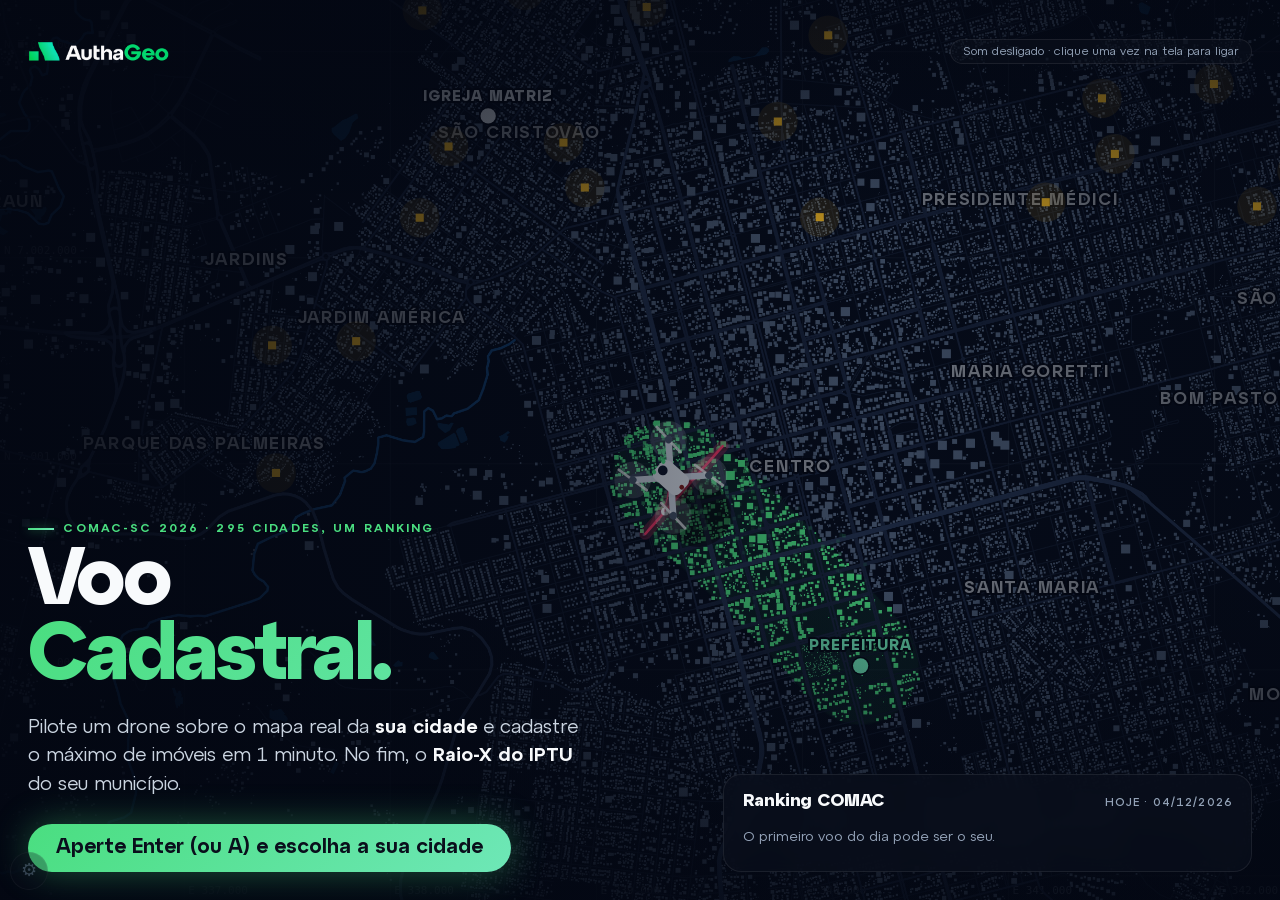
<file: index.html>
<!doctype html>
<html lang="pt-BR">
<head>
<meta charset="utf-8">
<meta name="viewport" content="width=device-width, initial-scale=1, viewport-fit=cover, user-scalable=no">
<meta name="theme-color" content="#030712">
<title>Voo Cadastral · Autha-Geo</title>
<link rel="icon" href="marca/icone-autha.png">
<link rel="stylesheet" href="estilo.css">
</head>
<body>
<canvas id="tela"></canvas>

<!-- 1. tela inicial (com voo de demonstração ao fundo) -->
<section class="tela ativa" id="tela-inicio">
  <div class="inicio-topo">
    <div class="marca"><img src="marca/authageo-branco.png" alt="Autha-Geo"></div>
    <div class="som-aviso" id="som-aviso">Som desligado · clique uma vez na tela para ligar</div>
  </div>
  <div class="inicio-meio">
    <div>
      <div class="sobre">COMAC-SC 2026 · 295 cidades, um ranking</div>
      <h1 class="titulo-jogo">Voo<span class="grad">Cadastral.</span></h1>
      <p class="sub-jogo">Pilote um drone sobre o mapa real da <b>sua cidade</b> e cadastre o máximo de imóveis em 1 minuto. No fim, o <b>Raio-X do IPTU</b> do seu município.</p>
      <div class="cta" id="cta-inicio">Aperte A para começar</div>
      <div class="premio" id="premio-inicio"></div>
    </div>
    <div class="ranking" id="ranking-inicio"></div>
  </div>
</section>

<!-- 2. escolher a cidade -->
<section class="tela vidro" id="tela-cidade">
  <div class="caixa">
    <div class="sobre">Passo 1 de 2</div>
    <h2>Qual é a sua cidade?</h2>
    <input class="busca" id="busca" placeholder="Digite o nome do município" autocomplete="off" spellcheck="false">
    <ul class="lista-cidades" id="lista-cidades"></ul>
    <div class="dica">Os 295 municípios de SC, com as edificações vistas por satélite.<span class="dica-teclado"> <span class="tecla">↑ ↓</span> escolhe · <span class="tecla">Enter</span> ou <span class="tecla">A</span> confirma · <span class="tecla">Esc</span> volta · só com o controle: <span class="tecla">← →</span> troca a letra</span></div>
  </div>
</section>

<!-- 3. HUD do voo -->
<div id="hud">
  <div class="hud-topo">
    <!-- na TV são 3 cartões; no celular viram um painel só (ver "HUD compacto" no estilo.css) -->
    <div class="hud-bloco hud-esq">
      <div id="hud-cidade">—</div>
      <div id="hud-bairro"></div>
      <div class="hud-rot rot-imoveis">imóveis cadastrados</div>
      <div class="hud-num verde" id="hud-imoveis">0</div>
      <div class="barra barra-pct"><i id="hud-pct-barra" style="width:0%"></i></div>
      <div class="hud-rot rot-pct"><span id="hud-pct">0%</span><span class="so-largo"> da área de voo</span></div>
    </div>
    <div class="hud-bloco bateria" id="hud-bateria">
      <div class="hud-rot rot-bateria">bateria</div>
      <div class="hud-num" id="hud-tempo">60</div>
      <div class="barra barra-bat"><i id="hud-bateria-barra"></i></div>
    </div>
    <div class="hud-bloco hud-dir">
      <div class="hud-rot rot-pontos">pontos</div>
      <div class="hud-num" id="hud-pontos">0</div>
      <div id="hud-combo">COMBO ×1</div>
      <div id="hud-bonus"></div>
    </div>
  </div>
  <div id="hud-msg"><div class="m1"></div><div class="m2"></div><div class="m3"></div></div>
  <div id="hud-ajuda"></div>
  <div id="abertura"><div class="a1">Voando sobre</div><div class="a2" id="abertura-cidade"></div><div class="a3" id="abertura-info"></div></div>
  <div id="contagem"></div>
  <div class="hud-baixo"><img class="hud-logo" src="marca/authageo-branco.png" alt="Autha-Geo"><div id="hud-coord"></div></div>
  <canvas id="minimapa" width="220" height="220"></canvas>
  <button id="btn-turbo">TURBO</button>
</div>
<div id="joy"><i></i></div>

<div id="pausa">
  <h2>Pausa</h2>
  <div class="botoes">
    <button class="btn btn-pri" data-acao="continuar">Continuar <span class="tecla">A</span></button>
    <button class="btn" data-acao="sair">Sair do voo <span class="tecla">B</span></button>
  </div>
</div>

<!-- 4. resultado -->
<section class="tela vidro" id="tela-fim">
  <div class="fim">
    <div class="marca peq"><img src="marca/authageo-branco.png" alt="Autha-Geo"></div>
    <div>
      <div class="sobre">Resultado do voo</div>
      <div class="estrelas" id="fim-estrelas"></div>
      <h1 id="fim-titulo">Belo voo!</h1>
      <p class="resumo" id="fim-resumo"></p>
      <p class="piada" id="fim-piada"></p>
      <div class="placar" id="fim-placar"></div>
    </div>
    <div class="cartao-iptu" id="fim-iptu"></div>
    <div class="botoes">
      <button class="btn btn-pri" data-acao="ficha">Receber o Raio-X no WhatsApp <span class="tecla">A</span></button>
      <button class="btn" data-acao="de-novo">Voar de novo <span class="tecla">Y</span></button>
      <button class="btn" data-acao="outra-cidade">Outra cidade <span class="tecla">X</span></button>
    </div>
  </div>
</section>

<!-- 5. ficha (ranking + relatório) -->
<section class="tela vidro" id="tela-ficha">
  <form class="ficha" id="ficha" autocomplete="off" onsubmit="return false">
    <div class="marca peq"><img src="marca/authageo-branco.png" alt="Autha-Geo"></div>
    <div class="filete"></div>
    <div class="sobre">Último passo · 30 segundos</div>
    <h2>Receba o Raio-X da sua cidade no WhatsApp</h2>
    <p class="sub" id="ficha-sub"></p>
    <p class="dica-contatos">Indique quem cuida do IPTU e das obras: o relatório chega pronto para eles também.</p>
    <div class="grade-ficha">
      <div class="campo" id="c-nome"><label>Seu nome (aparece no ranking) *</label><input id="f-nome" maxlength="40" placeholder="Nome e sobrenome"></div>
      <div class="campo" id="c-whats"><label>WhatsApp * <small>com DDD</small></label><input id="f-whats" inputmode="tel" placeholder="(49) 99999-9999"></div>
      <div class="cheia"><span class="grupo-titulo">Cargo</span><div class="chips" id="f-cargo"></div></div>
      <div class="bloco"><span class="grupo-titulo">Recebe também: setor de tributos</span>
        <div class="campo"><input id="f-trib-nome" placeholder="Nome"></div>
        <div class="campo"><input id="f-trib-whats" placeholder="WhatsApp" inputmode="tel"></div></div>
      <div class="bloco"><span class="grupo-titulo">Recebe também: engenharia e obras</span>
        <div class="campo"><input id="f-eng-nome" placeholder="Nome"></div>
        <div class="campo"><input id="f-eng-whats" placeholder="WhatsApp" inputmode="tel"></div></div>
      <div class="cheia"><span class="grupo-titulo">Quando podemos mostrar o diagnóstico do cadastro?</span><div class="chips" id="f-interesse"></div></div>
      <label class="consent" id="c-consent"><input type="checkbox" id="f-consent">
        <span>Autorizo a Autha-Geo a me enviar o relatório por WhatsApp e a falar sobre o cadastro da prefeitura comigo e com os contatos que indiquei. Os dados ficam só com a Autha-Geo; posso pedir a exclusão quando quiser. *</span></label>
    </div>
    <div id="ficha-erro"></div>
    <div class="botoes">
      <button class="btn btn-pri" data-acao="salvar-ficha">Receber o relatório e ver o ranking <span class="tecla">Enter</span></button>
      <button class="btn" data-acao="voltar-fim">Voltar <span class="tecla">Esc</span></button>
    </div>
  </form>
</section>

<!-- 6. ranking final -->
<section class="tela vidro" id="tela-ranking">
  <div class="final">
    <div class="marca"><img src="marca/authageo-branco.png" alt="Autha-Geo"></div>
    <h2 id="final-titulo">Você está no ranking!</h2>
    <p id="final-texto"></p>
    <div class="ranking" id="ranking-final"></div>
    <div class="botoes"><button class="btn btn-pri" data-acao="inicio">Próximo piloto <span class="tecla">A</span></button></div>
  </div>
</section>

<div id="carregando">Carregando o mapa…</div>

<!-- painel da equipe: ⚙ ou Ctrl+E -->
<button id="btn-equipe" title="Área da equipe: segure 1 segundo (ou Ctrl+E)">⚙</button>
<div id="equipe"><div class="equipe-caixa" id="equipe-caixa"></div></div>

<script src="dados/municipios.js"></script>
<script src="dados/iptu.js"></script>
<script src="jogo.js"></script>
</body>
</html>
</file>
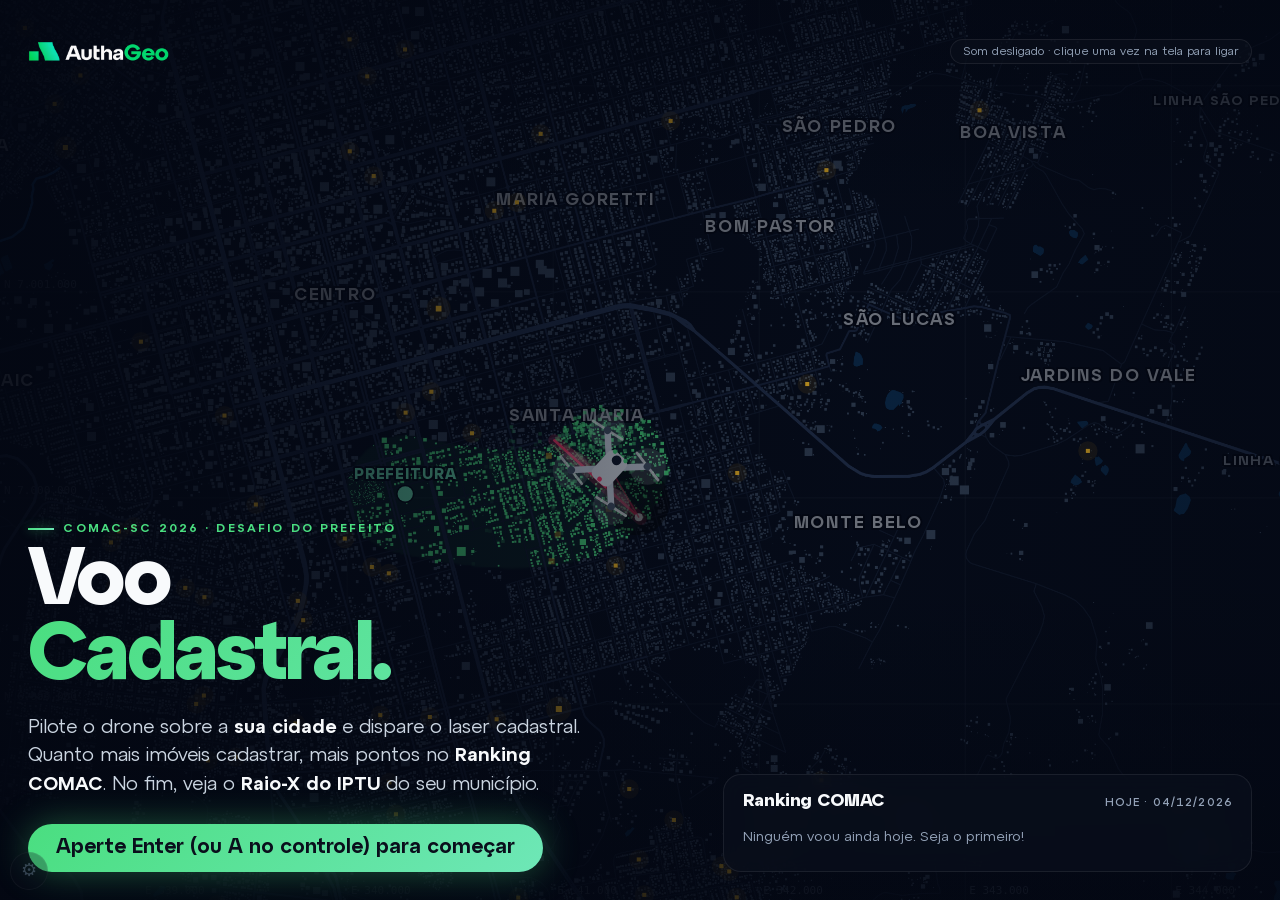
<file: v2/index.html>
<!doctype html>
<html lang="pt-BR">
<head>
<meta charset="utf-8">
<meta name="viewport" content="width=device-width, initial-scale=1, viewport-fit=cover, user-scalable=no">
<meta name="theme-color" content="#030712">
<title>Voo Cadastral · Autha-Geo</title>
<link rel="icon" href="marca/icone-autha.png">
<link rel="stylesheet" href="estilo.css">
</head>
<body>
<canvas id="tela"></canvas>

<!-- 1. tela inicial (com voo de demonstração ao fundo) -->
<section class="tela ativa" id="tela-inicio">
  <div class="inicio-topo">
    <div class="marca"><img src="marca/authageo-branco.png" alt="Autha-Geo"></div>
    <div class="som-aviso" id="som-aviso">Som desligado · clique uma vez na tela para ligar</div>
  </div>
  <div class="inicio-meio">
    <div>
      <div class="sobre">COMAC-SC 2026 · desafio do prefeito</div>
      <h1 class="titulo-jogo">Voo<span class="grad">Cadastral.</span></h1>
      <p class="sub-jogo">Pilote o drone sobre a <b>sua cidade</b> e dispare o laser cadastral. Quanto mais imóveis cadastrar, mais pontos no <b>Ranking COMAC</b>. No fim, veja o <b>Raio-X do IPTU</b> do seu município.</p>
      <div class="cta" id="cta-inicio">Aperte A para começar</div>
      <div class="premio" id="premio-inicio"></div>
    </div>
    <div class="ranking" id="ranking-inicio"></div>
  </div>
</section>

<!-- 2. escolher a cidade -->
<section class="tela vidro" id="tela-cidade">
  <div class="caixa">
    <div class="sobre">Passo 1 de 2</div>
    <h2>Qual é a sua cidade?</h2>
    <input class="busca" id="busca" placeholder="Digite o nome do município" autocomplete="off" spellcheck="false">
    <ul class="lista-cidades" id="lista-cidades"></ul>
    <div class="dica">Os 295 municípios de SC, com as edificações vistas por satélite.<span class="dica-teclado"> <span class="tecla">↑ ↓</span> escolhe · <span class="tecla">Enter</span> ou <span class="tecla">A</span> confirma · <span class="tecla">Esc</span> volta · só com o controle: <span class="tecla">← →</span> troca a letra</span></div>
  </div>
</section>

<!-- 3. HUD do voo -->
<div id="hud">
  <div class="hud-topo">
    <!-- na TV são 3 cartões; no celular viram um painel só (ver "HUD compacto" no estilo.css) -->
    <div class="hud-bloco hud-esq">
      <div id="hud-cidade">—</div>
      <div id="hud-bairro"></div>
      <div class="hud-rot rot-imoveis">imóveis cadastrados</div>
      <div class="hud-num verde" id="hud-imoveis">0</div>
      <div class="barra barra-pct"><i id="hud-pct-barra" style="width:0%"></i></div>
      <div class="hud-rot rot-pct"><span id="hud-pct">0%</span><span class="so-largo"> da área de voo</span></div>
    </div>
    <div class="hud-bloco bateria" id="hud-bateria">
      <div class="hud-rot rot-bateria">bateria</div>
      <div class="hud-num" id="hud-tempo">60</div>
      <div class="barra barra-bat"><i id="hud-bateria-barra"></i></div>
    </div>
    <div class="hud-bloco hud-dir">
      <div class="hud-rot rot-pontos">pontos</div>
      <div class="hud-num" id="hud-pontos">0</div>
      <div id="hud-combo">COMBO ×1</div>
      <div id="hud-bonus"></div>
    </div>
  </div>
  <div id="hud-msg"><div class="m1"></div><div class="m2"></div><div class="m3"></div></div>
  <div id="hud-ajuda"></div>
  <div id="abertura"><div class="a1">Voando sobre</div><div class="a2" id="abertura-cidade"></div><div class="a3" id="abertura-info"></div></div>
  <div id="contagem"></div>
  <div class="hud-baixo"><img class="hud-logo" src="marca/authageo-branco.png" alt="Autha-Geo"><div id="hud-coord"></div></div>
  <canvas id="minimapa" width="220" height="220"></canvas>
  <button id="btn-turbo">TURBO</button>
</div>
<div id="joy"><i></i></div>

<div id="pausa">
  <h2>Pausa</h2>
  <div class="botoes">
    <button class="btn btn-pri" data-acao="continuar">Continuar <span class="tecla">A</span></button>
    <button class="btn" data-acao="sair">Sair do voo <span class="tecla">B</span></button>
  </div>
</div>

<!-- 4. resultado -->
<section class="tela vidro" id="tela-fim">
  <div class="fim">
    <div class="marca peq"><img src="marca/authageo-branco.png" alt="Autha-Geo"></div>
    <div>
      <div class="sobre">Resultado do voo</div>
      <h1 id="fim-titulo">Missão cumprida!</h1>
      <p class="resumo" id="fim-resumo"></p>
      <p class="piada" id="fim-piada"></p>
      <div class="placar" id="fim-placar"></div>
    </div>
    <div class="cartao-iptu" id="fim-iptu"></div>
    <div class="botoes">
      <button class="btn btn-pri" data-acao="ficha">Receber o Raio-X no WhatsApp e entrar no ranking <span class="tecla">A</span></button>
      <button class="btn" data-acao="de-novo">Voar de novo <span class="tecla">Y</span></button>
      <button class="btn" data-acao="outra-cidade">Outra cidade <span class="tecla">X</span></button>
    </div>
  </div>
</section>

<!-- 5. ficha (ranking + relatório) -->
<section class="tela vidro" id="tela-ficha">
  <form class="ficha" id="ficha" autocomplete="off" onsubmit="return false">
    <div class="marca peq"><img src="marca/authageo-branco.png" alt="Autha-Geo"></div>
    <div class="filete"></div>
    <div class="sobre">Passo final</div>
    <h2>Ranking COMAC + relatório do IPTU</h2>
    <p class="sub" id="ficha-sub"></p>
    <p class="dica-contatos">Quem cuida do IPTU e das obras na prefeitura? Mandamos o Raio-X para eles também.</p>
    <div class="grade-ficha">
      <div class="campo" id="c-nome"><label>Nome (aparece no ranking) *</label><input id="f-nome" maxlength="40"></div>
      <div class="campo" id="c-whats"><label>WhatsApp * <small>com DDD</small></label><input id="f-whats" inputmode="tel" placeholder="(49) 99999-9999"></div>
      <div class="cheia"><span class="grupo-titulo">Cargo</span><div class="chips" id="f-cargo"></div></div>
      <div class="bloco"><span class="grupo-titulo">Contato do setor de tributos</span>
        <div class="campo"><input id="f-trib-nome" placeholder="Nome"></div>
        <div class="campo"><input id="f-trib-whats" placeholder="WhatsApp" inputmode="tel"></div></div>
      <div class="bloco"><span class="grupo-titulo">Contato do engenheiro</span>
        <div class="campo"><input id="f-eng-nome" placeholder="Nome"></div>
        <div class="campo"><input id="f-eng-whats" placeholder="WhatsApp" inputmode="tel"></div></div>
      <div class="cheia"><span class="grupo-titulo">Quer conversar sobre o cadastro da sua cidade?</span><div class="chips" id="f-interesse"></div></div>
      <label class="consent" id="c-consent"><input type="checkbox" id="f-consent">
        <span>Autorizo a Autha a me enviar o relatório e a entrar em contato comigo e com os contatos acima sobre o Autha-Geo. Os dados ficam só com a Autha. *</span></label>
    </div>
    <div id="ficha-erro"></div>
    <div class="botoes">
      <button class="btn btn-pri" data-acao="salvar-ficha">Salvar e ver o ranking <span class="tecla">Enter</span></button>
      <button class="btn" data-acao="voltar-fim">Voltar <span class="tecla">Esc</span></button>
    </div>
  </form>
</section>

<!-- 6. ranking final -->
<section class="tela vidro" id="tela-ranking">
  <div class="final">
    <div class="marca"><img src="marca/authageo-branco.png" alt="Autha-Geo"></div>
    <h2 id="final-titulo">Você está no ranking!</h2>
    <p id="final-texto"></p>
    <div class="ranking" id="ranking-final"></div>
    <div class="botoes"><button class="btn btn-pri" data-acao="inicio">Próximo piloto <span class="tecla">A</span></button></div>
  </div>
</section>

<div id="carregando">Carregando o mapa…</div>

<!-- painel da equipe: ⚙ ou Ctrl+E -->
<button id="btn-equipe" title="Área da equipe: segure 1 segundo (ou Ctrl+E)">⚙</button>
<div id="equipe"><div class="equipe-caixa" id="equipe-caixa"></div></div>

<script src="dados/municipios.js"></script>
<script src="dados/iptu.js"></script>
<script src="jogo.js"></script>
</body>
</html>
</file>
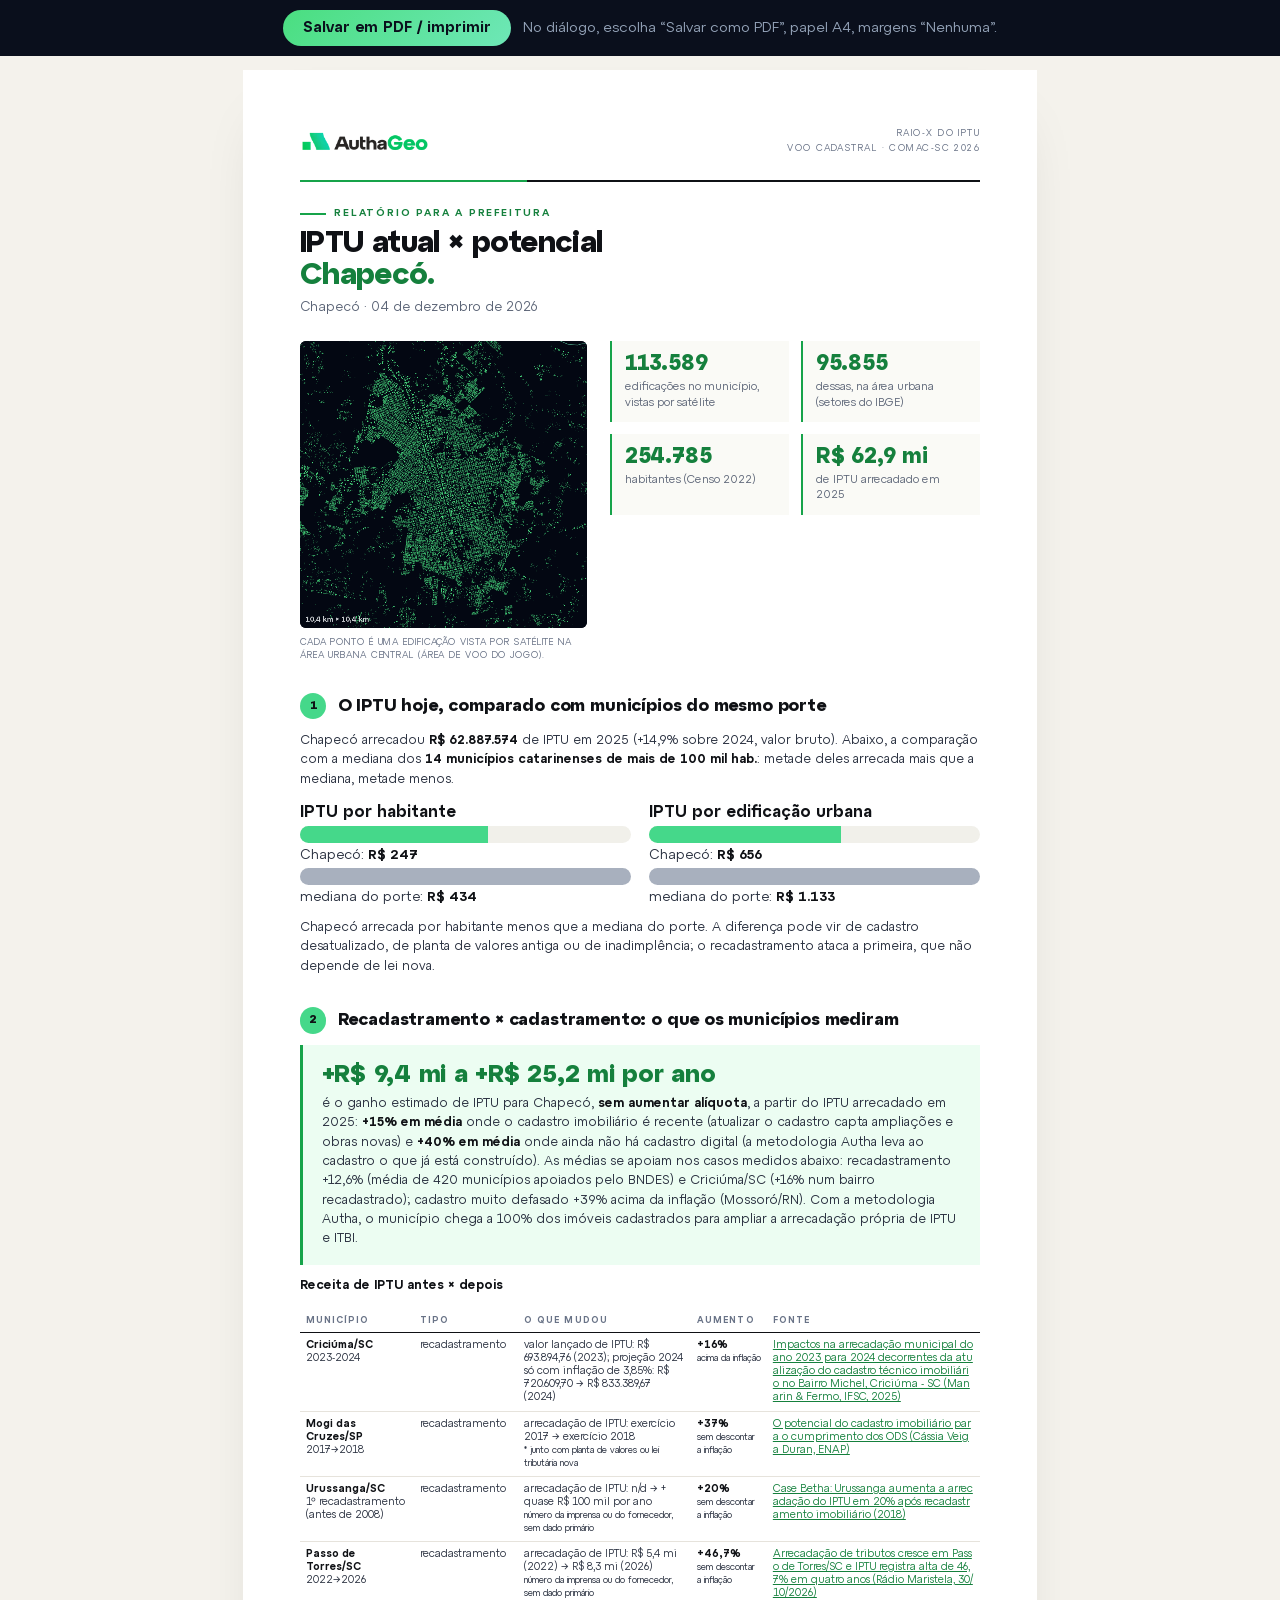
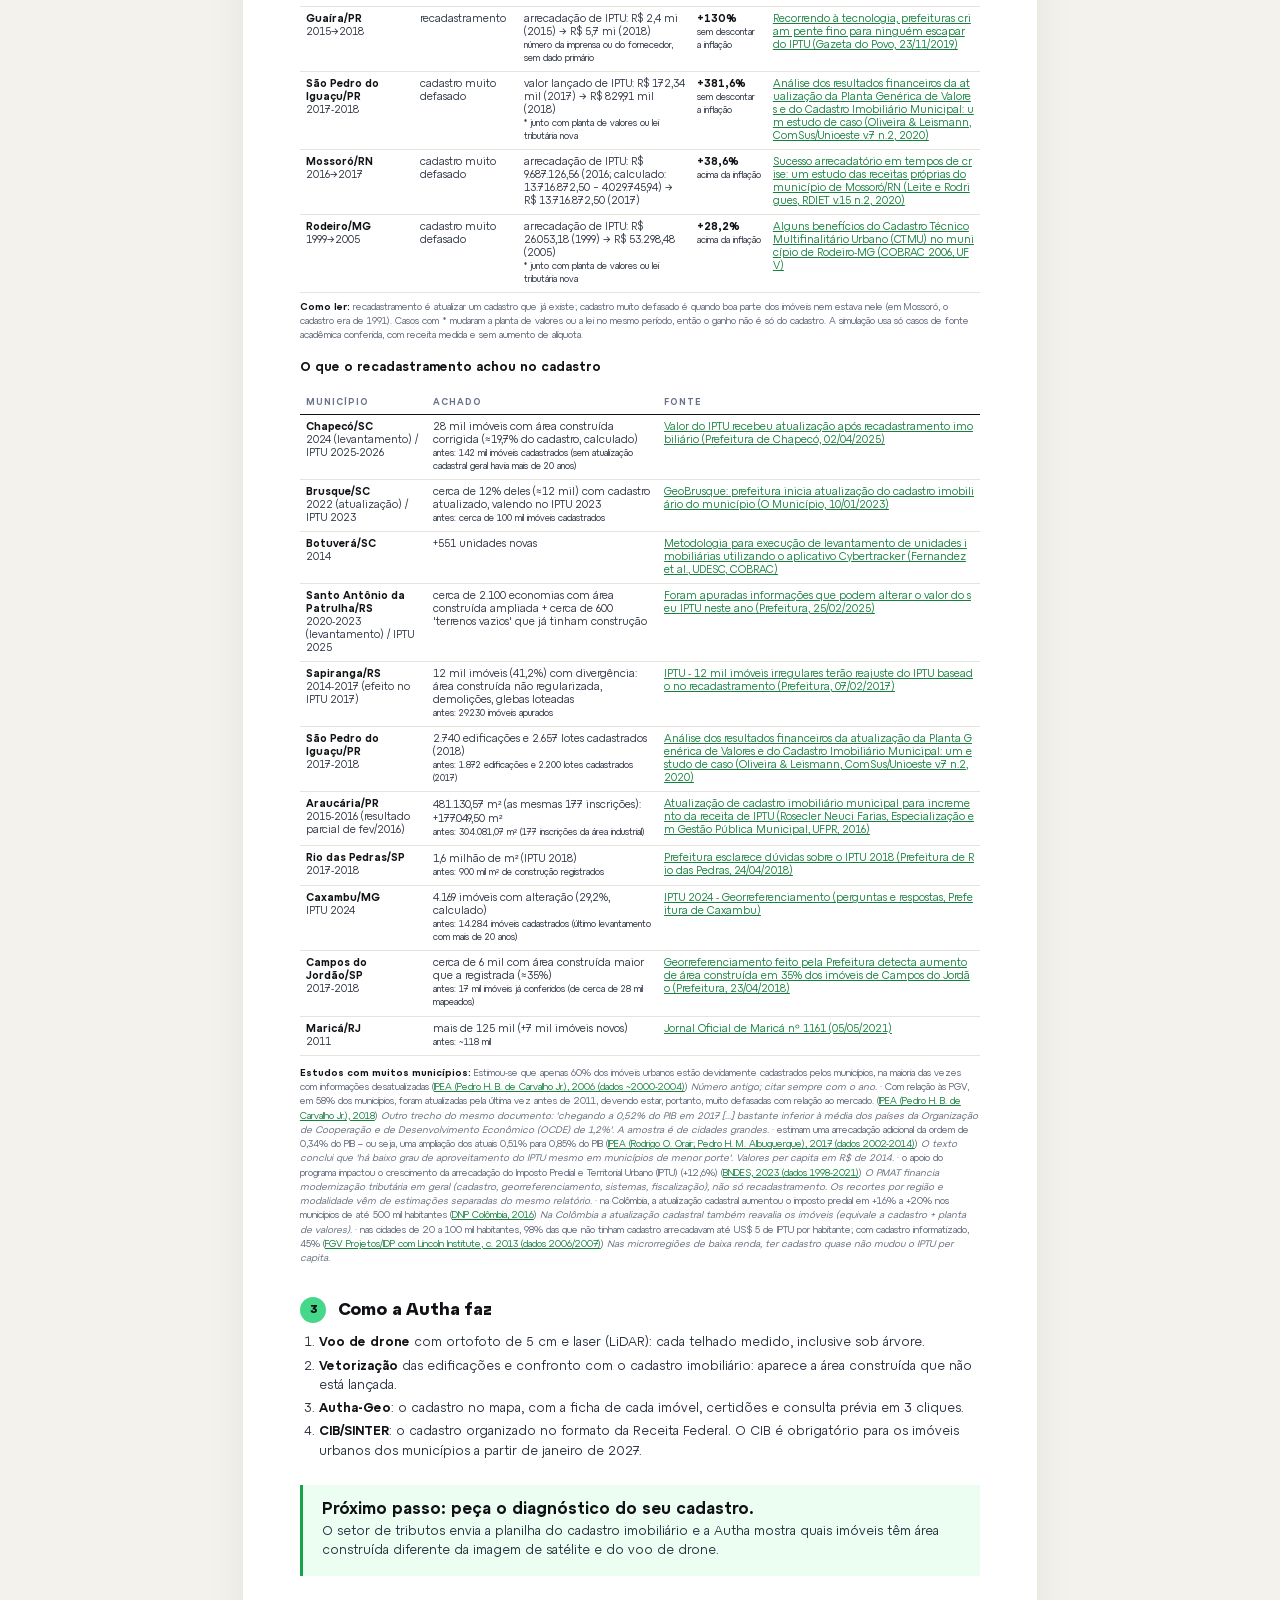
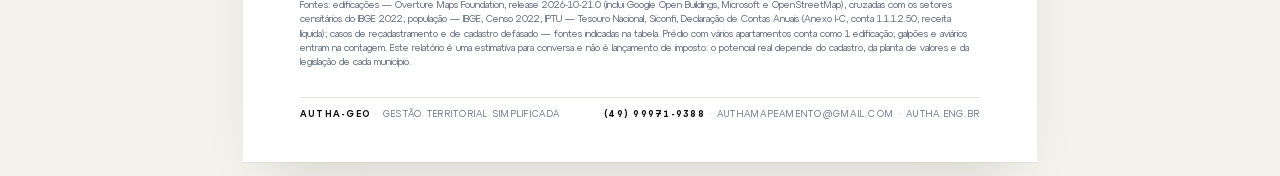
<file: relatorio.html>
<!doctype html>
<html lang="pt-BR">
<head>
<meta charset="utf-8">
<meta name="viewport" content="width=device-width, initial-scale=1">
<title>Relatório IPTU atual × potencial · Autha-Geo</title>
<link rel="icon" href="marca/icone-autha.png">
<style>
  /* Identidade Autha, regime PAPEL (documento para imprimir/mandar em PDF): Atyp, tinta #0F1115, verde #16A34A/#15803D */
  @font-face { font-family: "Atyp Display"; font-weight: 600; src: url("marca/fontes/AtypDisplay-Semibold.woff2") format("woff2"); }
  @font-face { font-family: "Atyp Display"; font-weight: 700; src: url("marca/fontes/AtypDisplay-Bold.woff2") format("woff2"); }
  @font-face { font-family: "Atyp Text"; font-weight: 400; src: url("marca/fontes/AtypText-Regular.woff2") format("woff2"); }
  @font-face { font-family: "Atyp Text"; font-weight: 600; src: url("marca/fontes/AtypText-Semibold.woff2") format("woff2"); }
  @page { size: A4; margin: 0; }
  :root { --ink: #0F1115; --ink2: #2A3140; --ink3: #5C6577; --miuda: #697387; --verde: #16A34A; --verde-tinta: #15803D; --verde-fundo: #ECFDF2;
    --logo: #45D88A; --creme: #FAFAF6; --fio: #E6E3DC; --mesa: #F4F2EC; --fundo: #030712;
    --display: "Atyp Display", "Segoe UI", Arial, sans-serif; --texto: "Atyp Text", "Segoe UI", Arial, sans-serif; }
  * { box-sizing: border-box; }
  body { margin: 0; background: var(--mesa); font-family: var(--texto); color: var(--ink2); }
  b { font-weight: 600; color: var(--ink); }
  .barra { position: sticky; top: 0; display: flex; gap: 12px; justify-content: center; padding: 10px; background: #0A0F1C; z-index: 2; }
  .barra button { font-family: var(--display); font-weight: 600; font-size: 15px; padding: 9px 20px; border-radius: 99px; border: 0;
    background: linear-gradient(135deg, #4ADE80, #6EE7B7); color: #0A0F1C; cursor: pointer; }
  .barra span { color: #94A3B8; align-self: center; font-size: 14px; }
  .folha { width: 210mm; min-height: 297mm; margin: 14px auto; background: #fff; padding: 13mm 15mm 11mm; position: relative;
    box-shadow: 0 1px 0 rgba(0,0,0,.04), 0 30px 60px -30px rgba(15,17,21,.18); }
  .timbre { display: flex; justify-content: space-between; align-items: center; }
  .timbre img { height: 12mm; }
  .timbre .rotulo { text-align: right; font-size: 9px; letter-spacing: .16em; text-transform: uppercase; color: var(--miuda); line-height: 1.6; }
  .filete { height: 2px; background: linear-gradient(90deg, var(--verde) 0 60mm, var(--ink) 60mm); margin: 4mm 0 7mm; }
  .sobre { font-size: 10px; font-weight: 600; letter-spacing: .18em; text-transform: uppercase; color: var(--verde-tinta); display: flex; align-items: center; gap: 8px; }
  .sobre::before { content: ""; width: 7mm; height: 2px; background: var(--verde); }
  h1 { font-family: var(--display); font-weight: 700; font-size: 30px; letter-spacing: -.02em; color: var(--ink); margin: 2.5mm 0 1.5mm; line-height: 1.05; }
  h1 span { color: var(--verde-tinta); }
  .para { font-size: 13px; color: var(--ink3); margin: 0 0 6mm; }
  .grade { display: grid; grid-template-columns: 76mm 1fr; gap: 6mm; }
  .mapa { width: 76mm; height: 76mm; border-radius: 6px; background: var(--fundo); display: block; }
  .legenda-mapa { font-size: 9px; letter-spacing: .1em; text-transform: uppercase; color: var(--miuda); margin-top: 2mm; line-height: 1.5; }
  .numeros { display: grid; grid-template-columns: 1fr 1fr; gap: 3mm; align-content: start; }
  .num { background: var(--creme); border-left: 2px solid var(--verde); padding: 3mm 3.5mm; }
  .num b { display: block; font-family: var(--display); font-weight: 700; font-size: 22px; letter-spacing: -.01em; color: var(--verde-tinta); line-height: 1.1; }
  .num span { font-size: 11px; color: var(--ink3); line-height: 1.4; display: block; margin-top: 1mm; }
  h2 { font-family: var(--display); font-weight: 700; font-size: 17px; letter-spacing: -.01em; color: var(--ink); margin: 8mm 0 3mm; display: flex; align-items: center; gap: 3mm; }
  h2 .n { width: 7mm; height: 7mm; border-radius: 50%; background: var(--logo); color: var(--ink); font-size: 12px; display: inline-flex; align-items: center; justify-content: center; flex: none; }
  p, li { font-size: 12.5px; line-height: 1.55; }
  .destaque { background: var(--verde-fundo); border-left: 3px solid var(--verde); padding: 4mm 5mm; margin: 3mm 0; }
  .destaque .valor { font-family: var(--display); font-weight: 700; font-size: 25px; color: var(--verde-tinta); letter-spacing: -.01em; }
  .destaque p { margin: 1mm 0 0; }
  table { width: 100%; border-collapse: collapse; font-size: 10.5px; }
  th, td { text-align: left; padding: 1.6mm 1.5mm; border-bottom: 1px solid var(--fio); vertical-align: top; }
  th { font-size: 9px; letter-spacing: .12em; text-transform: uppercase; color: var(--miuda); font-weight: 600; border-bottom: 1px solid var(--ink); }
  td a { color: var(--verde-tinta); word-break: break-all; }
  .comparacao { display: grid; grid-template-columns: 1fr 1fr; gap: 5mm; }
  .comparacao > div > b { font-family: var(--display); }
  .barra-comp { height: 4.5mm; background: #F1F0EA; border-radius: 99px; overflow: hidden; margin: 1.2mm 0 .5mm; }
  .barra-comp i { display: block; height: 100%; background: var(--logo); }
  .barra-comp.med i { background: #A8B0BE; }
  ol.passos { padding-left: 5mm; margin: 0; }
  ol.passos li { margin-bottom: 1mm; }
  .rodape { margin-top: 7mm; border-top: 1px solid var(--fio); padding-top: 3mm; display: flex; justify-content: space-between; gap: 4mm;
    font-size: 9px; letter-spacing: .14em; text-transform: uppercase; color: var(--miuda); }
  .nota { font-size: 9.5px; color: var(--ink3); line-height: 1.5; }
  .nota a { color: var(--verde-tinta); }
  .erro { padding: 40px; font-size: 18px; }
  @media print { body { background: #fff; } .barra { display: none; } .folha { margin: 0; box-shadow: none; } }
</style>
</head>
<body>
<div class="barra"><button onclick="print()">Salvar em PDF / imprimir</button><span>No diálogo, escolha “Salvar como PDF”, papel A4, margens “Nenhuma”.</span></div>
<div id="paginas"></div>

<script src="dados/municipios.js"></script>
<script src="dados/iptu.js"></script>
<script>
"use strict";
const q = new URLSearchParams(location.search);
const cod = q.get("c") || "4204202", nome = q.get("n") || "", cargo = q.get("cargo") || "";
const M = (window.MUNICIPIOS || []).find((m) => m.c === cod);
const V = (window.IPTU || {})[cod], CASOS = window.CASOS_RECADASTRO, G = window.GANHO_IPTU;
const nf = new Intl.NumberFormat("pt-BR");
const milhar = (n) => nf.format(Math.round(n));
const esc = (s) => String(s ?? "").replace(/[&<>"']/g, (c) => ({ "&": "&amp;", "<": "&lt;", ">": "&gt;", '"': "&quot;", "'": "&#39;" })[c]);
function reais(v) {
  const um = (x) => x.toLocaleString("pt-BR", { maximumFractionDigits: 1 });
  if (v >= 1e9) return "R$ " + um(v / 1e9) + " bi";
  if (v >= 1e6) return "R$ " + um(v / 1e6) + " mi";
  if (v >= 1e3) return "R$ " + milhar(v / 1e3) + " mil";
  return "R$ " + milhar(v);
}
const reaisCheio = (v) => v.toLocaleString("pt-BR", { style: "currency", currency: "BRL", maximumFractionDigits: 0 });

function montar() {
  if (!M) { document.getElementById("paginas").innerHTML = `<div class="folha erro">Município ${esc(cod)} não encontrado.</div>`; return; }
  document.title = `Relatório IPTU — ${M.n} · Autha-Geo`;
  const capital = cod === "4205407";
  const data = new Date().toLocaleDateString("pt-BR", { day: "2-digit", month: "long", year: "numeric" });
  const para = nome ? `Preparado para <b>${esc(nome)}</b>${cargo ? ", " + esc(cargo) : ""} · ${esc(M.n)} · ${data}` : `${esc(M.n)} · ${data}`;
  let h = `<div class="folha">
    <div class="timbre"><img src="marca/authageo-cinza.png" alt="Autha-Geo"><div class="rotulo">Raio-X do IPTU<br>Voo Cadastral · COMAC-SC 2026</div></div>
    <div class="filete"></div>
    <div class="sobre">Relatório para a prefeitura</div>
    <h1>IPTU atual × potencial<br><span>${esc(M.n)}.</span></h1>
    <p class="para">${para}</p>
    <div class="grade">
      <div><canvas class="mapa" id="mapa" width="900" height="900"></canvas>
        <div class="legenda-mapa">Cada ponto é uma edificação vista por satélite na área urbana central (área de voo do jogo).</div></div>
      <div class="numeros">
        <div class="num"><b>${milhar(M.edif)}</b><span>edificações no município, vistas por satélite</span></div>
        <div class="num"><b>${milhar(M.edifUrb)}</b><span>dessas, na área urbana (setores do IBGE)</span></div>
        <div class="num"><b>${milhar(M.pop)}</b><span>habitantes (Censo 2022)</span></div>
        ${V ? `<div class="num"><b>${reais(V.v)}</b><span>de IPTU arrecadado em ${V.a}</span></div>` : `<div class="num"><b>—</b><span>IPTU não declarado ao Tesouro no último ano</span></div>`}
      </div>
    </div>`;

  if (V) {
    const maxPc = Math.max(V.pc, V.pcMed), maxPe = Math.max(V.pe, V.peMed);
    const varia = V.v24 && V.b ? (V.b / V.v24 - 1) * 100 : null;
    h += `<h2><span class="n">1</span>O IPTU hoje, comparado com municípios do mesmo porte</h2>
      <p>${esc(M.n)} arrecadou <b>${reaisCheio(V.v)}</b> de IPTU em ${V.a}${varia !== null ? ` (${varia >= 0 ? "+" : ""}${varia.toLocaleString("pt-BR", { maximumFractionDigits: 1 })}% sobre ${V.a - 1}, valor bruto)` : ""}.
      Abaixo, a comparação com a mediana dos <b>${V.nPorte} municípios catarinenses de ${esc(V.porte)}</b>: metade deles arrecada mais que a mediana, metade menos.</p>
      <div class="comparacao">
        <div><b>IPTU por habitante</b>
          <div class="barra-comp"><i style="width:${(V.pc / maxPc) * 100}%"></i></div><small>${esc(M.n)}: <b>${reaisCheio(V.pc)}</b></small>
          <div class="barra-comp med"><i style="width:${(V.pcMed / maxPc) * 100}%"></i></div><small>mediana do porte: <b>${reaisCheio(V.pcMed)}</b></small></div>
        <div><b>IPTU por edificação urbana</b>
          <div class="barra-comp"><i style="width:${(V.pe / maxPe) * 100}%"></i></div><small>${esc(M.n)}: <b>${reaisCheio(V.pe)}</b></small>
          <div class="barra-comp med"><i style="width:${(V.peMed / maxPe) * 100}%"></i></div><small>mediana do porte: <b>${reaisCheio(V.peMed)}</b></small></div>
      </div>
      <p>${V.pc < V.pcMed
        ? `${esc(M.n)} arrecada por habitante menos que a mediana do porte. A diferença pode vir de cadastro desatualizado, de planta de valores antiga ou de inadimplência; o recadastramento ataca a primeira, que não depende de lei nova.`
        : `${esc(M.n)} já arrecada acima da mediana do porte. O ganho, aqui, é manter o cadastro vivo: cada ampliação, piscina ou edificação nova que não entra no cadastro é IPTU que deixa de crescer.`}</p>`;
  }

  if (V && CASOS) {
    const pct = (x) => Number(x).toLocaleString("pt-BR", { maximumFractionDigits: 1 });
    const fonte = (c) => `<a href="${esc(c.fonte_url)}">${esc(c.fonte_titulo || c.fonte_url)}</a>`;
    const D = CASOS.defasado;
    const ordem = { recadastramento: 0, cadastramento: 1 };
    const linhas = (CASOS.comparativo || []).slice().sort((a, b) => (ordem[a.tipo] ?? 0) - (ordem[b.tipo] ?? 0));
    const aumento = (c) => c.pct_real ? `<b>+${pct(c.pct_real)}%</b><br><small>acima da inflação</small>` : `<b>+${pct(c.aumento_pct)}%</b><br><small>sem descontar a inflação</small>`;
    h += `<h2><span class="n">2</span>Recadastramento × cadastramento: o que os municípios mediram</h2>
      ${G ? `<div class="destaque"><div class="valor">+${reais(V.v * G.recente / 100)} a +${reais(V.v * G.semDigital / 100)} por ano</div>
      <p>é o ganho estimado de IPTU para ${esc(M.n)}, <b>sem aumentar alíquota</b>, a partir do IPTU arrecadado em ${V.a}:
      <b>+${G.recente}% em média</b> onde o cadastro imobiliário é recente (atualizar o cadastro capta ampliações e obras novas) e
      <b>+${G.semDigital}% em média</b> onde ainda não há cadastro digital (a metodologia Autha leva ao cadastro o que já está construído).
      As médias se apoiam nos casos medidos abaixo: recadastramento${CASOS.ref ? ` +${pct(CASOS.ref.pct)}% (${esc(CASOS.ref.rot)})` : ""} e ${esc(CASOS.fonteCurta)}${D ? `; cadastro muito defasado +${D.pct}% acima da inflação (${esc(D.rot)})` : ""}.
      Com a metodologia Autha, o município chega a 100% dos imóveis cadastrados para ampliar a arrecadação própria de IPTU e ITBI.</p></div>` : ""}
      <p><b>Receita de IPTU antes × depois</b></p>
      <table><tr><th>Município</th><th>Tipo</th><th>O que mudou</th><th>Aumento</th><th>Fonte</th></tr>
      ${linhas.map((c) => `<tr><td><b>${esc(c.municipio)}/${esc(c.uf)}</b><br>${esc(c.ano || "")}</td><td>${c.tipo === "cadastramento" ? "cadastro muito defasado" : "recadastramento"}</td><td>${esc(c.o_que_mede)}: ${esc(c.antes)} → ${esc(c.depois)}${c.mistura_pgv_ou_aliquota ? "<br><small>* junto com planta de valores ou lei tributária nova</small>" : ""}${c.confianca !== "alta" ? "<br><small>número da imprensa ou do fornecedor, sem dado primário</small>" : ""}</td><td>${aumento(c)}</td><td>${fonte(c)}</td></tr>`).join("")}
      </table>
      <p class="nota" style="margin-top:2mm"><b>Como ler:</b> recadastramento é atualizar um cadastro que já existe; cadastro muito defasado é quando boa parte dos imóveis nem estava nele (em Mossoró, o cadastro era de 1991). Casos com * mudaram a planta de valores ou a lei no mesmo período, então o ganho não é só do cadastro. A simulação usa só casos de fonte acadêmica conferida, com receita medida e sem aumento de alíquota.</p>
      <p style="margin-top:4mm"><b>O que o recadastramento achou no cadastro</b></p>
      <table><tr><th>Município</th><th>Achado</th><th>Fonte</th></tr>
      ${CASOS.cadastro.map((c) => `<tr><td><b>${esc(c.municipio)}/${esc(c.uf)}</b><br>${esc(c.ano || "")}</td><td>${esc(c.depois)}${c.antes && c.antes !== "n/d" ? `<br><small>antes: ${esc(c.antes)}</small>` : ""}</td><td>${fonte(c)}</td></tr>`).join("")}
      </table>
      ${CASOS.estudos && CASOS.estudos.length ? `<p class="nota" style="margin-top:3mm"><b>Estudos com muitos municípios:</b> ${CASOS.estudos.map((e) => `${esc(e.trecho)} (<a href="${esc(e.fonte_url)}">${esc(e.fonte)}</a>)${e.obs ? ` <i>${esc(e.obs)}</i>` : ""}`).join(" · ")}</p>` : ""}`;
  }

  h += `<h2><span class="n">${V && CASOS ? 3 : V ? 2 : 1}</span>Como a Autha faz</h2>
    <ol class="passos">
      <li><b>Voo de drone</b> com ortofoto de 5 cm e laser (LiDAR): cada telhado medido, inclusive sob árvore.</li>
      <li><b>Vetorização</b> das edificações e confronto com o cadastro imobiliário: aparece a área construída que não está lançada.</li>
      <li><b>Autha-Geo</b>: o cadastro no mapa, com a ficha de cada imóvel, certidões e consulta prévia em 3 cliques.</li>
      <li><b>CIB/SINTER</b>: o cadastro organizado no formato da Receita Federal. ${capital ? "O CIB das capitais já está valendo." : "O CIB é obrigatório para os imóveis urbanos dos municípios a partir de janeiro de 2027."}</li>
    </ol>
    <div class="destaque" style="margin-top:6mm"><b>Próximo passo: peça o diagnóstico do seu cadastro.</b><p>O setor de tributos envia a planilha do cadastro imobiliário e a Autha mostra quais imóveis têm área construída diferente da imagem de satélite e do voo de drone.</p></div>
    <p class="nota" style="margin-top:6mm">Fontes: edificações — Overture Maps Foundation, release 2026-10-21.0 (inclui Google Open Buildings, Microsoft e OpenStreetMap), cruzadas com os setores censitários do IBGE 2022; população — IBGE, Censo 2022; IPTU — Tesouro Nacional, Siconfi, Declaração de Contas Anuais (Anexo I-C, conta 1.1.1.2.50, receita líquida)${CASOS ? "; casos de recadastramento e de cadastro defasado — fontes indicadas na tabela" : ""}.
    Prédio com vários apartamentos conta como 1 edificação; galpões e aviários entram na contagem. Este relatório é uma estimativa para conversa e não é lançamento de imposto: o potencial real depende do cadastro, da planta de valores e da legislação de cada município.</p>
    <div class="rodape"><span><b>Autha-Geo</b> · gestão territorial simplificada</span><span><b>(49) 99971-9388</b> · authamapeamento@gmail.com · autha.eng.br</span></div>
  </div>`;
  document.getElementById("paginas").innerHTML = h;
  desenharMapa();
}

// mapa: as edificações da área de voo, no estilo do jogo
window.carregarCidade = (c) => {
  const cv = document.getElementById("mapa"); if (!cv) return;
  const g = cv.getContext("2d"), S = cv.width, bin = atob(c.b), n = bin.length / 5;
  g.fillStyle = "#030712"; g.fillRect(0, 0, S, S);
  g.strokeStyle = "rgba(110,231,183,.6)"; g.lineWidth = 2;
  for (const anel of c.limite) { g.beginPath(); anel.forEach(([x, y], i) => (i ? g.lineTo(x * S, y * S) : g.moveTo(x * S, y * S))); g.stroke(); }
  g.fillStyle = "#4ADE80";
  for (let i = 0, o = 0; i < n; i++, o += 5) {
    const x = ((bin.charCodeAt(o) | (bin.charCodeAt(o + 1) << 8)) / 65535) * S, y = ((bin.charCodeAt(o + 2) | (bin.charCodeAt(o + 3) << 8)) / 65535) * S;
    const s = Math.max(1, (bin.charCodeAt(o + 4) / 5 / c.lado) * S * 0.9);
    g.fillRect(x - s / 2, y - s / 2, s, s);
  }
  g.fillStyle = "rgba(248,250,252,.8)"; g.font = "600 22px Atyp Display, Segoe UI, sans-serif";
  g.fillText(`${(c.lado / 1000).toLocaleString("pt-BR", { maximumFractionDigits: 1 })} km × ${(c.lado / 1000).toLocaleString("pt-BR", { maximumFractionDigits: 1 })} km`, 18, S - 20);
};
function desenharMapa() { const s = document.createElement("script"); s.src = `cidades/${cod}.js`; document.body.appendChild(s); }
montar();
</script>
</body>
</html>
</file>
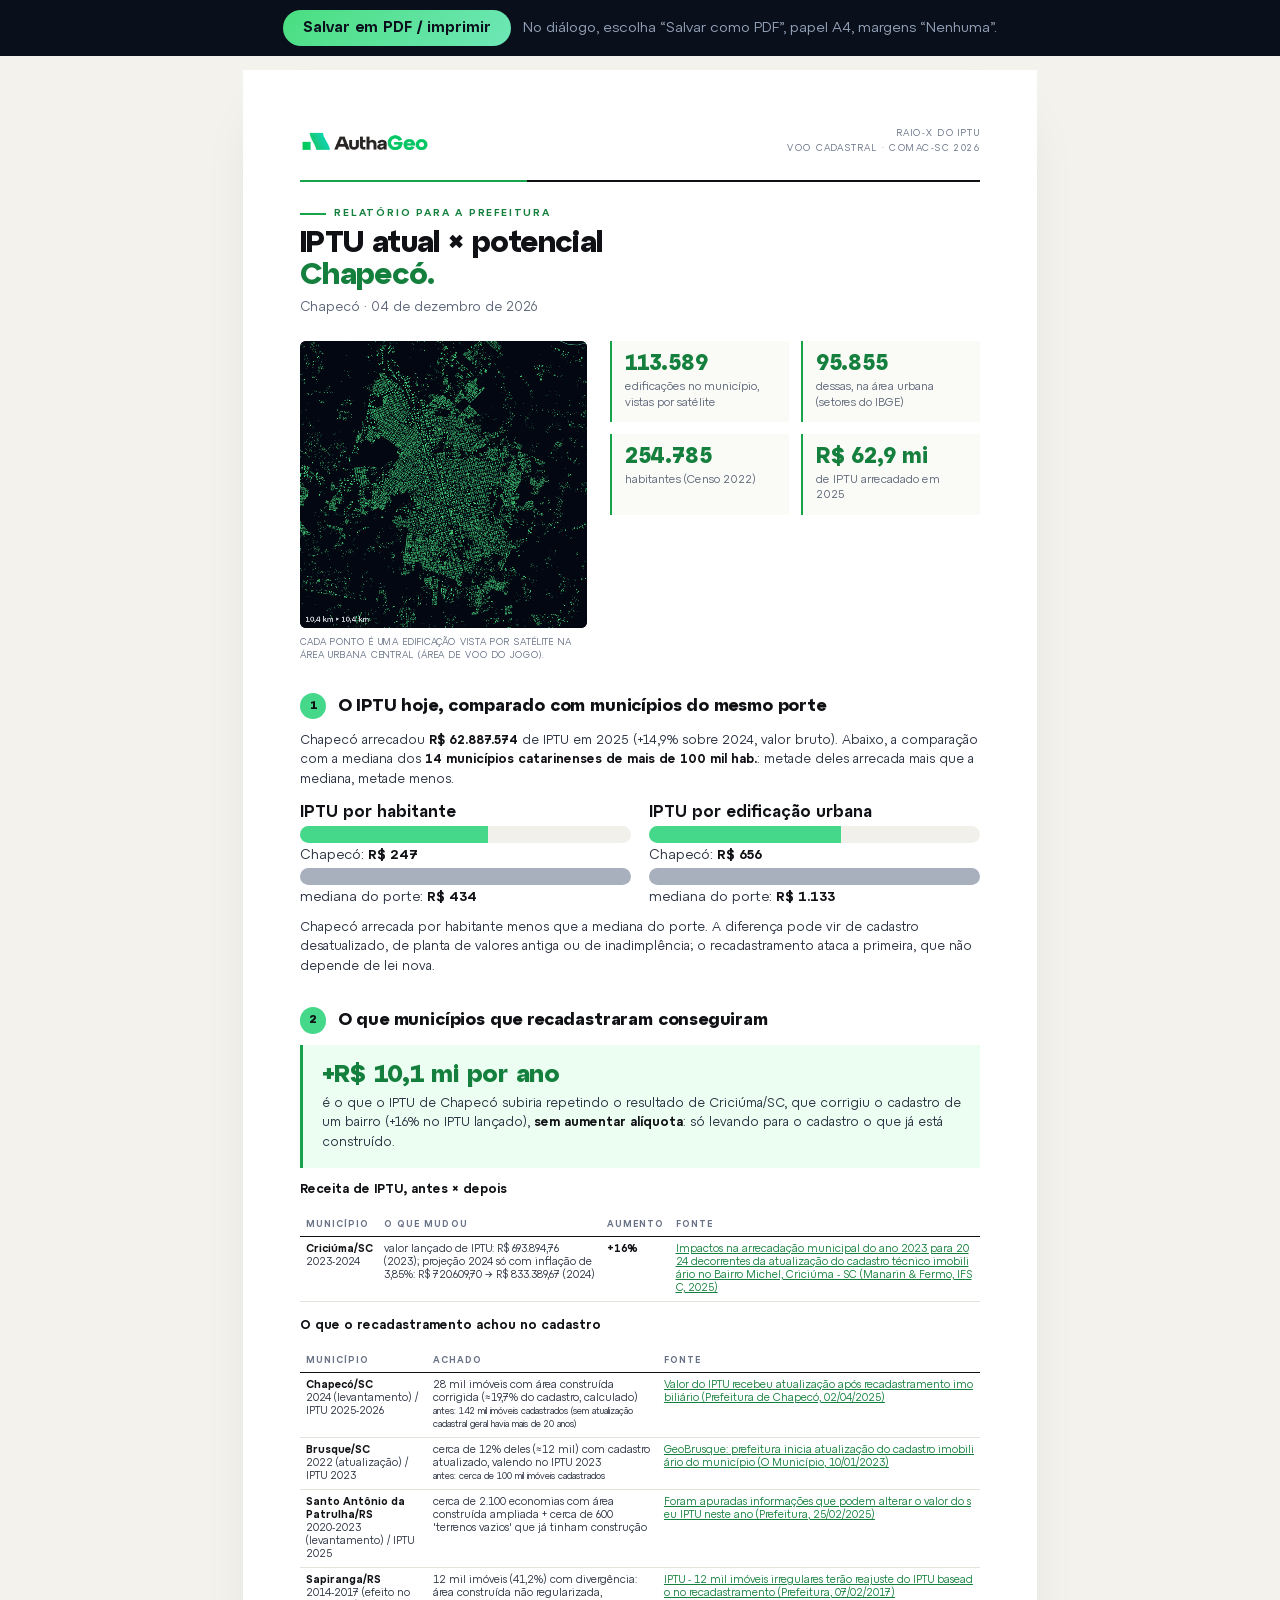
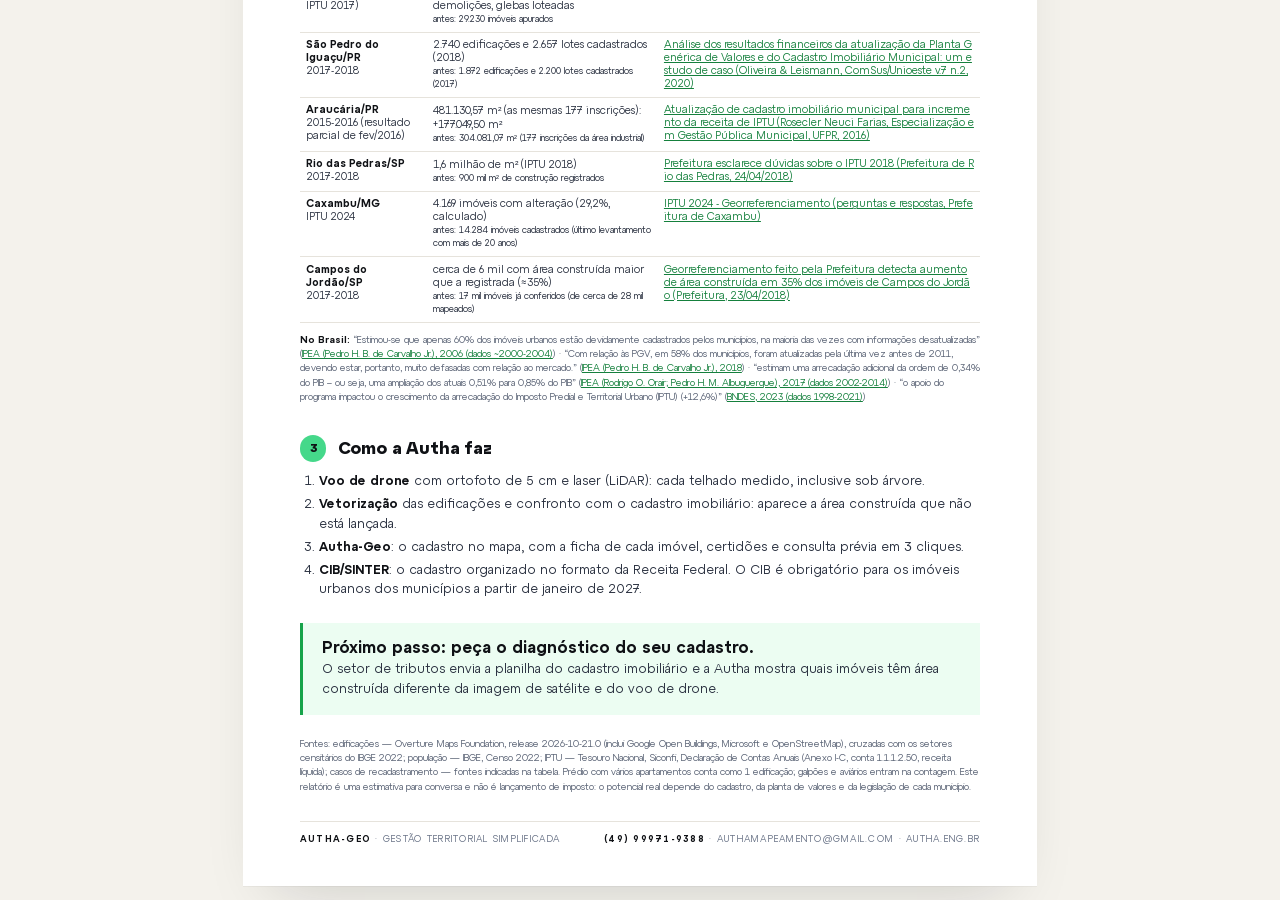
<file: v2/relatorio.html>
<!doctype html>
<html lang="pt-BR">
<head>
<meta charset="utf-8">
<meta name="viewport" content="width=device-width, initial-scale=1">
<title>Relatório IPTU atual × potencial · Autha-Geo</title>
<link rel="icon" href="marca/icone-autha.png">
<style>
  /* Identidade Autha, regime PAPEL (documento para imprimir/mandar em PDF): Atyp, tinta #0F1115, verde #16A34A/#15803D */
  @font-face { font-family: "Atyp Display"; font-weight: 600; src: url("marca/fontes/AtypDisplay-Semibold.woff2") format("woff2"); }
  @font-face { font-family: "Atyp Display"; font-weight: 700; src: url("marca/fontes/AtypDisplay-Bold.woff2") format("woff2"); }
  @font-face { font-family: "Atyp Text"; font-weight: 400; src: url("marca/fontes/AtypText-Regular.woff2") format("woff2"); }
  @font-face { font-family: "Atyp Text"; font-weight: 600; src: url("marca/fontes/AtypText-Semibold.woff2") format("woff2"); }
  @page { size: A4; margin: 0; }
  :root { --ink: #0F1115; --ink2: #2A3140; --ink3: #5C6577; --miuda: #697387; --verde: #16A34A; --verde-tinta: #15803D; --verde-fundo: #ECFDF2;
    --logo: #45D88A; --creme: #FAFAF6; --fio: #E6E3DC; --mesa: #F4F2EC; --fundo: #030712;
    --display: "Atyp Display", "Segoe UI", Arial, sans-serif; --texto: "Atyp Text", "Segoe UI", Arial, sans-serif; }
  * { box-sizing: border-box; }
  body { margin: 0; background: var(--mesa); font-family: var(--texto); color: var(--ink2); }
  b { font-weight: 600; color: var(--ink); }
  .barra { position: sticky; top: 0; display: flex; gap: 12px; justify-content: center; padding: 10px; background: #0A0F1C; z-index: 2; }
  .barra button { font-family: var(--display); font-weight: 600; font-size: 15px; padding: 9px 20px; border-radius: 99px; border: 0;
    background: linear-gradient(135deg, #4ADE80, #6EE7B7); color: #0A0F1C; cursor: pointer; }
  .barra span { color: #94A3B8; align-self: center; font-size: 14px; }
  .folha { width: 210mm; min-height: 297mm; margin: 14px auto; background: #fff; padding: 13mm 15mm 11mm; position: relative;
    box-shadow: 0 1px 0 rgba(0,0,0,.04), 0 30px 60px -30px rgba(15,17,21,.18); }
  .timbre { display: flex; justify-content: space-between; align-items: center; }
  .timbre img { height: 12mm; }
  .timbre .rotulo { text-align: right; font-size: 9px; letter-spacing: .16em; text-transform: uppercase; color: var(--miuda); line-height: 1.6; }
  .filete { height: 2px; background: linear-gradient(90deg, var(--verde) 0 60mm, var(--ink) 60mm); margin: 4mm 0 7mm; }
  .sobre { font-size: 10px; font-weight: 600; letter-spacing: .18em; text-transform: uppercase; color: var(--verde-tinta); display: flex; align-items: center; gap: 8px; }
  .sobre::before { content: ""; width: 7mm; height: 2px; background: var(--verde); }
  h1 { font-family: var(--display); font-weight: 700; font-size: 30px; letter-spacing: -.02em; color: var(--ink); margin: 2.5mm 0 1.5mm; line-height: 1.05; }
  h1 span { color: var(--verde-tinta); }
  .para { font-size: 13px; color: var(--ink3); margin: 0 0 6mm; }
  .grade { display: grid; grid-template-columns: 76mm 1fr; gap: 6mm; }
  .mapa { width: 76mm; height: 76mm; border-radius: 6px; background: var(--fundo); display: block; }
  .legenda-mapa { font-size: 9px; letter-spacing: .1em; text-transform: uppercase; color: var(--miuda); margin-top: 2mm; line-height: 1.5; }
  .numeros { display: grid; grid-template-columns: 1fr 1fr; gap: 3mm; align-content: start; }
  .num { background: var(--creme); border-left: 2px solid var(--verde); padding: 3mm 3.5mm; }
  .num b { display: block; font-family: var(--display); font-weight: 700; font-size: 22px; letter-spacing: -.01em; color: var(--verde-tinta); line-height: 1.1; }
  .num span { font-size: 11px; color: var(--ink3); line-height: 1.4; display: block; margin-top: 1mm; }
  h2 { font-family: var(--display); font-weight: 700; font-size: 17px; letter-spacing: -.01em; color: var(--ink); margin: 8mm 0 3mm; display: flex; align-items: center; gap: 3mm; }
  h2 .n { width: 7mm; height: 7mm; border-radius: 50%; background: var(--logo); color: var(--ink); font-size: 12px; display: inline-flex; align-items: center; justify-content: center; flex: none; }
  p, li { font-size: 12.5px; line-height: 1.55; }
  .destaque { background: var(--verde-fundo); border-left: 3px solid var(--verde); padding: 4mm 5mm; margin: 3mm 0; }
  .destaque .valor { font-family: var(--display); font-weight: 700; font-size: 25px; color: var(--verde-tinta); letter-spacing: -.01em; }
  .destaque p { margin: 1mm 0 0; }
  table { width: 100%; border-collapse: collapse; font-size: 10.5px; }
  th, td { text-align: left; padding: 1.6mm 1.5mm; border-bottom: 1px solid var(--fio); vertical-align: top; }
  th { font-size: 9px; letter-spacing: .12em; text-transform: uppercase; color: var(--miuda); font-weight: 600; border-bottom: 1px solid var(--ink); }
  td a { color: var(--verde-tinta); word-break: break-all; }
  .comparacao { display: grid; grid-template-columns: 1fr 1fr; gap: 5mm; }
  .comparacao > div > b { font-family: var(--display); }
  .barra-comp { height: 4.5mm; background: #F1F0EA; border-radius: 99px; overflow: hidden; margin: 1.2mm 0 .5mm; }
  .barra-comp i { display: block; height: 100%; background: var(--logo); }
  .barra-comp.med i { background: #A8B0BE; }
  ol.passos { padding-left: 5mm; margin: 0; }
  ol.passos li { margin-bottom: 1mm; }
  .rodape { margin-top: 7mm; border-top: 1px solid var(--fio); padding-top: 3mm; display: flex; justify-content: space-between; gap: 4mm;
    font-size: 9px; letter-spacing: .14em; text-transform: uppercase; color: var(--miuda); }
  .nota { font-size: 9.5px; color: var(--ink3); line-height: 1.5; }
  .nota a { color: var(--verde-tinta); }
  .erro { padding: 40px; font-size: 18px; }
  @media print { body { background: #fff; } .barra { display: none; } .folha { margin: 0; box-shadow: none; } }
</style>
</head>
<body>
<div class="barra"><button onclick="print()">Salvar em PDF / imprimir</button><span>No diálogo, escolha “Salvar como PDF”, papel A4, margens “Nenhuma”.</span></div>
<div id="paginas"></div>

<script src="dados/municipios.js"></script>
<script src="dados/iptu.js"></script>
<script>
"use strict";
const q = new URLSearchParams(location.search);
const cod = q.get("c") || "4204202", nome = q.get("n") || "", cargo = q.get("cargo") || "";
const M = (window.MUNICIPIOS || []).find((m) => m.c === cod);
const V = (window.IPTU || {})[cod], CASOS = window.CASOS_RECADASTRO;
const nf = new Intl.NumberFormat("pt-BR");
const milhar = (n) => nf.format(Math.round(n));
const esc = (s) => String(s ?? "").replace(/[&<>"']/g, (c) => ({ "&": "&amp;", "<": "&lt;", ">": "&gt;", '"': "&quot;", "'": "&#39;" })[c]);
function reais(v) {
  const um = (x) => x.toLocaleString("pt-BR", { maximumFractionDigits: 1 });
  if (v >= 1e9) return "R$ " + um(v / 1e9) + " bi";
  if (v >= 1e6) return "R$ " + um(v / 1e6) + " mi";
  if (v >= 1e3) return "R$ " + milhar(v / 1e3) + " mil";
  return "R$ " + milhar(v);
}
const reaisCheio = (v) => v.toLocaleString("pt-BR", { style: "currency", currency: "BRL", maximumFractionDigits: 0 });

function montar() {
  if (!M) { document.getElementById("paginas").innerHTML = `<div class="folha erro">Município ${esc(cod)} não encontrado.</div>`; return; }
  document.title = `Relatório IPTU — ${M.n} · Autha-Geo`;
  const capital = cod === "4205407";
  const data = new Date().toLocaleDateString("pt-BR", { day: "2-digit", month: "long", year: "numeric" });
  const para = nome ? `Preparado para <b>${esc(nome)}</b>${cargo ? ", " + esc(cargo) : ""} · ${esc(M.n)} · ${data}` : `${esc(M.n)} · ${data}`;
  let h = `<div class="folha">
    <div class="timbre"><img src="marca/authageo-cinza.png" alt="Autha-Geo"><div class="rotulo">Raio-X do IPTU<br>Voo Cadastral · COMAC-SC 2026</div></div>
    <div class="filete"></div>
    <div class="sobre">Relatório para a prefeitura</div>
    <h1>IPTU atual × potencial<br><span>${esc(M.n)}.</span></h1>
    <p class="para">${para}</p>
    <div class="grade">
      <div><canvas class="mapa" id="mapa" width="900" height="900"></canvas>
        <div class="legenda-mapa">Cada ponto é uma edificação vista por satélite na área urbana central (área de voo do jogo).</div></div>
      <div class="numeros">
        <div class="num"><b>${milhar(M.edif)}</b><span>edificações no município, vistas por satélite</span></div>
        <div class="num"><b>${milhar(M.edifUrb)}</b><span>dessas, na área urbana (setores do IBGE)</span></div>
        <div class="num"><b>${milhar(M.pop)}</b><span>habitantes (Censo 2022)</span></div>
        ${V ? `<div class="num"><b>${reais(V.v)}</b><span>de IPTU arrecadado em ${V.a}</span></div>` : `<div class="num"><b>—</b><span>IPTU não declarado ao Tesouro no último ano</span></div>`}
      </div>
    </div>`;

  if (V) {
    const maxPc = Math.max(V.pc, V.pcMed), maxPe = Math.max(V.pe, V.peMed);
    const varia = V.v24 && V.b ? (V.b / V.v24 - 1) * 100 : null;
    h += `<h2><span class="n">1</span>O IPTU hoje, comparado com municípios do mesmo porte</h2>
      <p>${esc(M.n)} arrecadou <b>${reaisCheio(V.v)}</b> de IPTU em ${V.a}${varia !== null ? ` (${varia >= 0 ? "+" : ""}${varia.toLocaleString("pt-BR", { maximumFractionDigits: 1 })}% sobre ${V.a - 1}, valor bruto)` : ""}.
      Abaixo, a comparação com a mediana dos <b>${V.nPorte} municípios catarinenses de ${esc(V.porte)}</b>: metade deles arrecada mais que a mediana, metade menos.</p>
      <div class="comparacao">
        <div><b>IPTU por habitante</b>
          <div class="barra-comp"><i style="width:${(V.pc / maxPc) * 100}%"></i></div><small>${esc(M.n)}: <b>${reaisCheio(V.pc)}</b></small>
          <div class="barra-comp med"><i style="width:${(V.pcMed / maxPc) * 100}%"></i></div><small>mediana do porte: <b>${reaisCheio(V.pcMed)}</b></small></div>
        <div><b>IPTU por edificação urbana</b>
          <div class="barra-comp"><i style="width:${(V.pe / maxPe) * 100}%"></i></div><small>${esc(M.n)}: <b>${reaisCheio(V.pe)}</b></small>
          <div class="barra-comp med"><i style="width:${(V.peMed / maxPe) * 100}%"></i></div><small>mediana do porte: <b>${reaisCheio(V.peMed)}</b></small></div>
      </div>
      <p>${V.pc < V.pcMed
        ? `${esc(M.n)} arrecada por habitante menos que a mediana do porte. A diferença pode vir de cadastro desatualizado, de planta de valores antiga ou de inadimplência; o recadastramento ataca a primeira, que não depende de lei nova.`
        : `${esc(M.n)} já arrecada acima da mediana do porte. O ganho, aqui, é manter o cadastro vivo: cada ampliação, piscina ou edificação nova que não entra no cadastro é IPTU que deixa de crescer.`}</p>`;
  }

  if (V && CASOS) {
    const pct = (x) => Number(x).toLocaleString("pt-BR", { maximumFractionDigits: 1 });
    const fonte = (c) => `<a href="${esc(c.fonte_url)}">${esc(c.fonte_titulo || c.fonte_url)}</a>`;
    h += `<h2><span class="n">2</span>O que municípios que recadastraram conseguiram</h2>
      <div class="destaque"><div class="valor">+${CASOS.max > CASOS.min ? reais(V.v * CASOS.min / 100) + " a +" + reais(V.v * CASOS.max / 100) : reais(V.v * CASOS.min / 100)} por ano</div>
      <p>é o que o IPTU de ${esc(M.n)} subiria repetindo o resultado de ${esc(CASOS.fonteCurta)}, <b>sem aumentar alíquota</b>: só levando para o cadastro o que já está construído.</p></div>
      <p><b>Receita de IPTU, antes × depois</b></p>
      <table><tr><th>Município</th><th>O que mudou</th><th>Aumento</th><th>Fonte</th></tr>
      ${CASOS.casos.map((c) => `<tr><td><b>${esc(c.municipio)}/${esc(c.uf)}</b><br>${esc(c.ano || "")}</td><td>${esc(c.o_que_mede)}: ${esc(c.antes)} → ${esc(c.depois)}</td><td><b>+${pct(c.aumento_pct)}%</b></td><td>${fonte(c)}</td></tr>`).join("")}
      </table>
      <p style="margin-top:4mm"><b>O que o recadastramento achou no cadastro</b></p>
      <table><tr><th>Município</th><th>Achado</th><th>Fonte</th></tr>
      ${CASOS.cadastro.map((c) => `<tr><td><b>${esc(c.municipio)}/${esc(c.uf)}</b><br>${esc(c.ano || "")}</td><td>${esc(c.depois)}${c.antes && c.antes !== "n/d" ? `<br><small>antes: ${esc(c.antes)}</small>` : ""}</td><td>${fonte(c)}</td></tr>`).join("")}
      </table>
      ${CASOS.estudos && CASOS.estudos.length ? `<p class="nota" style="margin-top:3mm"><b>No Brasil:</b> ${CASOS.estudos.map((e) => `“${esc(e.trecho)}” (<a href="${esc(e.fonte_url)}">${esc(e.fonte)}</a>)`).join(" · ")}</p>` : ""}`;
  }

  h += `<h2><span class="n">${V && CASOS ? 3 : V ? 2 : 1}</span>Como a Autha faz</h2>
    <ol class="passos">
      <li><b>Voo de drone</b> com ortofoto de 5 cm e laser (LiDAR): cada telhado medido, inclusive sob árvore.</li>
      <li><b>Vetorização</b> das edificações e confronto com o cadastro imobiliário: aparece a área construída que não está lançada.</li>
      <li><b>Autha-Geo</b>: o cadastro no mapa, com a ficha de cada imóvel, certidões e consulta prévia em 3 cliques.</li>
      <li><b>CIB/SINTER</b>: o cadastro organizado no formato da Receita Federal. ${capital ? "O CIB das capitais já está valendo." : "O CIB é obrigatório para os imóveis urbanos dos municípios a partir de janeiro de 2027."}</li>
    </ol>
    <div class="destaque" style="margin-top:6mm"><b>Próximo passo: peça o diagnóstico do seu cadastro.</b><p>O setor de tributos envia a planilha do cadastro imobiliário e a Autha mostra quais imóveis têm área construída diferente da imagem de satélite e do voo de drone.</p></div>
    <p class="nota" style="margin-top:6mm">Fontes: edificações — Overture Maps Foundation, release 2026-10-21.0 (inclui Google Open Buildings, Microsoft e OpenStreetMap), cruzadas com os setores censitários do IBGE 2022; população — IBGE, Censo 2022; IPTU — Tesouro Nacional, Siconfi, Declaração de Contas Anuais (Anexo I-C, conta 1.1.1.2.50, receita líquida)${CASOS ? "; casos de recadastramento — fontes indicadas na tabela" : ""}.
    Prédio com vários apartamentos conta como 1 edificação; galpões e aviários entram na contagem. Este relatório é uma estimativa para conversa e não é lançamento de imposto: o potencial real depende do cadastro, da planta de valores e da legislação de cada município.</p>
    <div class="rodape"><span><b>Autha-Geo</b> · gestão territorial simplificada</span><span><b>(49) 99971-9388</b> · authamapeamento@gmail.com · autha.eng.br</span></div>
  </div>`;
  document.getElementById("paginas").innerHTML = h;
  desenharMapa();
}

// mapa: as edificações da área de voo, no estilo do jogo
window.carregarCidade = (c) => {
  const cv = document.getElementById("mapa"); if (!cv) return;
  const g = cv.getContext("2d"), S = cv.width, bin = atob(c.b), n = bin.length / 5;
  g.fillStyle = "#030712"; g.fillRect(0, 0, S, S);
  g.strokeStyle = "rgba(110,231,183,.6)"; g.lineWidth = 2;
  for (const anel of c.limite) { g.beginPath(); anel.forEach(([x, y], i) => (i ? g.lineTo(x * S, y * S) : g.moveTo(x * S, y * S))); g.stroke(); }
  g.fillStyle = "#4ADE80";
  for (let i = 0, o = 0; i < n; i++, o += 5) {
    const x = ((bin.charCodeAt(o) | (bin.charCodeAt(o + 1) << 8)) / 65535) * S, y = ((bin.charCodeAt(o + 2) | (bin.charCodeAt(o + 3) << 8)) / 65535) * S;
    const s = Math.max(1, (bin.charCodeAt(o + 4) / 5 / c.lado) * S * 0.9);
    g.fillRect(x - s / 2, y - s / 2, s, s);
  }
  g.fillStyle = "rgba(248,250,252,.8)"; g.font = "600 22px Atyp Display, Segoe UI, sans-serif";
  g.fillText(`${(c.lado / 1000).toLocaleString("pt-BR", { maximumFractionDigits: 1 })} km × ${(c.lado / 1000).toLocaleString("pt-BR", { maximumFractionDigits: 1 })} km`, 18, S - 20);
};
function desenharMapa() { const s = document.createElement("script"); s.src = `cidades/${cod}.js`; document.body.appendChild(s); }
montar();
</script>
</body>
</html>
</file>
<file: estilo.css>
/* Identidade Autha, regime digital escuro ("Cinematic Dark Tech" do site autha.eng.br):
   fundo #030712, verde #4ADE80 → menta #6EE7B7, Atyp Display nos títulos e números, Atyp Text no corpo. */
@font-face { font-family: "Atyp Display"; font-weight: 500; src: url("marca/fontes/AtypDisplay-Medium.woff2") format("woff2"); }
@font-face { font-family: "Atyp Display"; font-weight: 600; src: url("marca/fontes/AtypDisplay-Semibold.woff2") format("woff2"); }
@font-face { font-family: "Atyp Display"; font-weight: 700; src: url("marca/fontes/AtypDisplay-Bold.woff2") format("woff2"); }
@font-face { font-family: "Atyp Text"; font-weight: 400; src: url("marca/fontes/AtypText-Regular.woff2") format("woff2"); }
@font-face { font-family: "Atyp Text"; font-weight: 500; src: url("marca/fontes/AtypText-Medium.woff2") format("woff2"); }
@font-face { font-family: "Atyp Text"; font-weight: 600; src: url("marca/fontes/AtypText-Semibold.woff2") format("woff2"); }

:root {
  --fundo: #030712;
  --fundo2: #0A0F1C;
  --painel: rgba(10, 15, 28, .78);
  --painel-cheio: #0F172A;
  --painel2: #1E293B;
  --linha: rgba(255, 255, 255, .08);
  --linha-verde: rgba(74, 222, 128, .28);
  --verde: #4ADE80;
  --menta: #6EE7B7;
  --grad: linear-gradient(135deg, #4ADE80 0%, #6EE7B7 100%);
  --sobre-verde: #0A0F1C;
  --laser: #ff3b6b;
  --ouro: #FBBF24;
  --branco: #F8FAFC;
  --cinza: #94A3B8;
  --cinza2: #64748B;
  --erro: #f87171;
  --raio: 18px;
  --brilho: 0 0 24px rgba(74, 222, 128, .22);
  --display: "Atyp Display", "Segoe UI", system-ui, sans-serif;
  --texto: "Atyp Text", "Segoe UI", system-ui, sans-serif;
  --u: clamp(10px, 1.05vmin + 0.35vw, 22px); /* unidade base: TV grande, celular pequeno */
}
* { box-sizing: border-box; }
html, body { margin: 0; height: 100%; background: var(--fundo); color: var(--branco); overflow: hidden;
  font-family: var(--texto); -webkit-tap-highlight-color: transparent; }
body { user-select: none; touch-action: none; }
input, select, button { font: inherit; }
b { font-weight: 600; }
h1, h2, h3, .hud-num, .btn, .placar b, .valor { font-family: var(--display); }
.verde { color: var(--verde); }
.ouro { color: var(--ouro); }
.cinza { color: var(--cinza); }
.oculto { display: none !important; }
.grad { background: var(--grad); -webkit-background-clip: text; background-clip: text; color: transparent; }

#tela { position: fixed; inset: 0; width: 100%; height: 100%; display: block; }

/* ---------- marca: logo Autha + "Autha-Geo" ---------- */
.marca { display: flex; align-items: center; gap: calc(var(--u) * .9); }
.marca img { height: calc(var(--u) * 2.6); width: auto; display: block; }   /* logo Autha-Geo (marca/authageo-branco.png) */
.marca.peq img { height: calc(var(--u) * 2); }
.inicio-topo .marca img { height: calc(var(--u) * 3.4); }   /* na tela de espera a marca aparece de longe */
.sobre { font-family: var(--texto); font-weight: 600; font-size: max(11px, calc(var(--u) * .85)); letter-spacing: .18em; text-transform: uppercase;
  color: var(--verde); display: inline-flex; align-items: center; gap: .8em; }
.sobre::before { content: ""; width: 2.2em; height: 2px; background: var(--grad); box-shadow: 0 0 10px rgba(74,222,128,.6); }
.filete { height: 2px; background: linear-gradient(90deg, var(--verde) 0 calc(var(--u) * 6), rgba(255,255,255,.1) calc(var(--u) * 6)); margin: calc(var(--u) * .9) 0 calc(var(--u) * 1.2); }

/* ---------- camadas de tela ---------- */
.tela { position: fixed; inset: 0; display: none; padding: calc(var(--u) * 2); overflow: auto; touch-action: pan-y; }
.tela.ativa { display: flex; }
.vidro { background: rgba(3, 7, 18, .8); backdrop-filter: blur(8px); }
.vidro::before { content: ""; position: fixed; inset: 0; pointer-events: none;
  background: radial-gradient(circle, rgba(74,222,128,.06) 1px, transparent 1px) 0 0 / 32px 32px,
              radial-gradient(ellipse at 85% 30%, rgba(74,222,128,.08) 0%, transparent 55%); }
.vidro > * { position: relative; }

.btn { border: 1px solid rgba(255,255,255,.12); background: rgba(15,23,42,.85); color: var(--branco); border-radius: 999px;
  padding: calc(var(--u) * .8) calc(var(--u) * 1.7); font-size: calc(var(--u) * 1.12); font-weight: 600; cursor: pointer; letter-spacing: -.01em;
  display: inline-flex; align-items: center; gap: .6em; transition: transform .12s, border-color .12s, box-shadow .12s, filter .12s; }
.btn:hover, .btn.foco { border-color: var(--verde); transform: translateY(-2px); }
.btn.foco { box-shadow: 0 0 0 3px rgba(74, 222, 128, .35); }
.btn-pri { background: var(--grad); border-color: transparent; color: var(--sobre-verde); box-shadow: var(--brilho); }
.btn-pri:hover, .btn-pri.foco { filter: brightness(1.08); box-shadow: 0 0 0 3px rgba(110,231,183,.45), 0 0 36px rgba(74,222,128,.4); }
.tecla { font-family: var(--texto); font-size: max(11px, .7em); font-weight: 600; border-radius: 6px; padding: .12em .45em; background: rgba(10,15,28,.18); }
.btn:not(.btn-pri) .tecla { background: rgba(255,255,255,.08); }
.botoes { display: flex; flex-wrap: wrap; gap: var(--u); justify-content: center; }

/* ---------- início ---------- */
#tela-inicio { flex-direction: column; justify-content: space-between;
  background: linear-gradient(90deg, rgba(3,7,18,.9) 0%, rgba(3,7,18,.55) 42%, rgba(3,7,18,.25) 68%, rgba(3,7,18,.5) 100%),
              linear-gradient(0deg, rgba(3,7,18,.7) 0%, transparent 35%, transparent 75%, rgba(3,7,18,.6) 100%); }
.inicio-topo { display: flex; justify-content: space-between; align-items: center; }
.inicio-meio { display: grid; grid-template-columns: 1.25fr 1fr; gap: calc(var(--u) * 2.5); align-items: end; }
.titulo-jogo { font-size: calc(var(--u) * 5.8); font-weight: 700; line-height: .92; letter-spacing: -.045em; margin: calc(var(--u) * .7) 0 0; }
.titulo-jogo span { display: block; padding-bottom: .06em; }
.sub-jogo { font-size: calc(var(--u) * 1.35); color: #cbd5e1; max-width: 30em; margin: calc(var(--u) * 1.1) 0 calc(var(--u) * 1.8); line-height: 1.5; }
.sub-jogo b { color: var(--branco); }
.cta { display: inline-flex; align-items: center; gap: .7em; font-family: var(--display); font-size: calc(var(--u) * 1.45); font-weight: 600;
  color: var(--sobre-verde); background: var(--grad); padding: .6em 1.4em; border-radius: 999px; box-shadow: 0 0 36px rgba(74,222,128,.35);
  animation: pulsa 1.6s ease-in-out infinite; }
@keyframes pulsa { 50% { box-shadow: 0 0 10px rgba(74,222,128,.15); transform: scale(.985); } }
.premio { margin-top: calc(var(--u) * 1.2); font-size: calc(var(--u) * 1.05); color: var(--branco); display: flex; align-items: center; gap: .6em; }
.premio:empty { display: none; }
.premio::before { content: "PRÊMIO DO DIA"; font-size: .72em; font-weight: 600; letter-spacing: .14em; color: #1a1205; background: var(--ouro);
  border-radius: 99px; padding: .25em .8em; }
.som-aviso { font-size: calc(var(--u) * .85); color: var(--cinza); border: 1px solid var(--linha); border-radius: 99px; padding: .4em 1em; background: rgba(10,15,28,.6); }

.ranking { background: var(--painel); border: 1px solid var(--linha); border-radius: var(--raio); padding: calc(var(--u) * 1.2) calc(var(--u) * 1.3);
  backdrop-filter: blur(10px); }
.ranking h3 { margin: 0 0 calc(var(--u) * .6); font-size: calc(var(--u) * 1.25); font-weight: 700; letter-spacing: -.02em; display: flex; justify-content: space-between; align-items: baseline; }
.ranking h3 small { color: var(--cinza); font-family: var(--texto); font-weight: 500; font-size: max(11px, .66em); letter-spacing: .1em; text-transform: uppercase; }
.ranking ol { list-style: none; margin: 0; padding: 0; }
.ranking li { display: grid; grid-template-columns: 2.2em 1fr auto; gap: .6em; align-items: center; padding: .45em .3em;
  border-top: 1px solid var(--linha); font-size: calc(var(--u) * 1.02); }
.ranking li:first-child { border-top: 0; }
.ranking li .pos { font-family: var(--display); font-weight: 700; color: var(--cinza); text-align: center; }
.ranking li:nth-child(1) .pos { color: var(--ouro); }
.ranking li .quem b { display: block; white-space: nowrap; overflow: hidden; text-overflow: ellipsis; }
.ranking li .quem small { color: var(--cinza); font-size: max(11px, .8em); }
.ranking li .pts { font-family: var(--display); font-weight: 700; color: var(--verde); font-variant-numeric: tabular-nums; }
.ranking li.eu { background: rgba(74,222,128,.1); border-radius: 10px; box-shadow: inset 2px 0 0 var(--verde); }
.ranking .vazio { color: var(--cinza); font-size: calc(var(--u) * 1); padding: .6em 0; }

/* ---------- escolher cidade ---------- */
#tela-cidade { flex-direction: column; align-items: center; justify-content: flex-start; padding-top: 7vh; }
.caixa { width: min(100%, 52em); background: var(--painel); border: 1px solid var(--linha); border-radius: var(--raio);
  padding: calc(var(--u) * 1.8); box-shadow: 0 30px 80px -30px rgba(0,0,0,.7); }
.caixa h2 { margin: calc(var(--u) * .5) 0 var(--u); font-size: calc(var(--u) * 2.3); font-weight: 700; letter-spacing: -.03em; }
.busca { width: 100%; font-family: var(--display); font-weight: 500; font-size: calc(var(--u) * 1.7); padding: .5em .8em; border-radius: 14px;
  border: 1px solid var(--linha-verde); background: rgba(3,7,18,.8); color: var(--branco); outline: none; box-shadow: var(--brilho); }
.busca:focus { border-color: var(--verde); }
.lista-cidades { list-style: none; padding: 0; margin: var(--u) 0 0; }
.lista-cidades li { display: flex; justify-content: space-between; align-items: center; gap: 1em; padding: .6em .9em; border-radius: 12px;
  font-family: var(--display); font-weight: 600; font-size: calc(var(--u) * 1.3); cursor: pointer; }
.lista-cidades li small { font-family: var(--texto); font-weight: 400; color: var(--cinza); font-size: .72em; }
.lista-cidades li.foco, .lista-cidades li:hover { background: rgba(74, 222, 128, .1); }
.lista-cidades li.foco { box-shadow: inset 0 0 0 1px var(--verde), 0 0 18px rgba(74,222,128,.15); }
.dica { color: var(--cinza); font-size: calc(var(--u) * .92); margin-top: var(--u); line-height: 1.6; }

/* ---------- HUD do voo ---------- */
#hud { position: fixed; inset: 0; pointer-events: none; display: none; }
#hud.ativo { display: block; }
.hud-topo { position: absolute; top: calc(var(--u) * .8); left: calc(var(--u) * .8); right: calc(var(--u) * .8);
  display: grid; grid-template-columns: 1fr auto 1fr; gap: var(--u); align-items: stretch; }
.hud-bloco { background: rgba(3, 7, 18, .74); border: 1px solid var(--linha); border-radius: 16px; padding: .6em 1em .7em; backdrop-filter: blur(6px); }
/* os dois cartões laterais têm a mesma largura e a mesma altura; a bateria fica no meio */
.hud-esq, .hud-dir { display: flex; flex-direction: column; width: calc(var(--u) * 16); }
.hud-rot { font-size: max(11px, calc(var(--u) * .86)); color: var(--cinza); text-transform: uppercase; letter-spacing: .12em; font-weight: 600; }
.hud-num { font-size: calc(var(--u) * 2.1); font-weight: 700; font-variant-numeric: tabular-nums; line-height: 1.05; letter-spacing: -.02em; }
#hud-cidade { font-family: var(--display); font-size: calc(var(--u) * 1.4); font-weight: 700; letter-spacing: -.02em; line-height: 1.12; }
.rot-imoveis { margin-top: .55em; }
.hud-esq { justify-self: start; box-shadow: inset 2px 0 0 var(--verde); }
.hud-dir { justify-self: end; align-items: flex-end; text-align: right; position: relative; }
.bateria { justify-self: center; align-self: start; min-width: calc(var(--u) * 16); text-align: center; }
.bateria .hud-num { font-size: calc(var(--u) * 3.1); }
#hud-pontos { font-size: calc(var(--u) * 2.6); }
.barra { height: calc(var(--u) * .6); border-radius: 99px; background: rgba(148,163,184,.16); overflow: hidden; margin-top: .35em; }
.barra i { display: block; height: 100%; width: 100%; background: var(--grad); border-radius: 99px; transition: width .2s linear; box-shadow: 0 0 12px rgba(74,222,128,.5); }
.bateria.baixa .barra i { background: var(--erro); box-shadow: 0 0 12px rgba(248,113,113,.6); }
.bateria.baixa .hud-num { color: var(--erro); animation: piscar .5s infinite; }
@keyframes piscar { 50% { opacity: .45; } }
/* o combo fica sempre à vista (×1 apagado) para o jogador saber que ele existe */
#hud-combo { margin-top: auto; padding-top: .3em; font-family: var(--display); font-size: calc(var(--u) * 1.3); font-weight: 700; color: var(--cinza2);
  transition: color .2s, text-shadow .2s; }
#hud-combo.on { color: var(--ouro); text-shadow: 0 0 16px rgba(251,191,36,.5); }
#hud-combo.pop { animation: pop .45s ease-out; }
@keyframes pop { 0% { transform: scale(1.6); } 100% { transform: scale(1); } }
#hud-bonus { position: absolute; right: 0; top: calc(100% + .45em); white-space: nowrap; font-family: var(--display); font-weight: 700; font-size: calc(var(--u) * 1.05);
  color: var(--ouro); opacity: 0; transition: opacity .25s; text-shadow: 0 2px 8px #030712, 0 0 2px #030712; }
#hud-bonus.on { opacity: 1; }
.hud-baixo { position: absolute; left: calc(var(--u) * 3.6); bottom: calc(var(--u) * .8); }
#hud-coord { font-family: Consolas, "Cascadia Mono", monospace; font-size: max(11px, calc(var(--u) * .78)); color: var(--cinza); background: rgba(3,7,18,.65);
  padding: .35em .7em; border-radius: 8px; border: 1px solid var(--linha); }
#minimapa { position: absolute; right: calc(var(--u) * .8); bottom: calc(var(--u) * .8); width: calc(var(--u) * 11); height: calc(var(--u) * 11);
  border-radius: 14px; border: 1px solid var(--linha-verde); background: rgba(3,7,18,.8); box-shadow: var(--brilho); }
#hud-msg { position: absolute; left: 50%; top: 23%; transform: translate(-50%, -50%) scale(.92); text-align: center; opacity: 0;
  transition: opacity .25s, transform .25s; width: min(94vw, 46em); }
#hud-msg.on { opacity: 1; transform: translate(-50%, -50%) scale(1); }
#hud-msg .m1 { font-family: var(--display); font-size: calc(var(--u) * 2.5); font-weight: 700; letter-spacing: -.03em; line-height: 1.05;
  background: var(--grad); -webkit-background-clip: text; background-clip: text; color: transparent; filter: drop-shadow(0 2px 10px rgba(3,7,18,.9)); }
#hud-msg .m2 { font-size: calc(var(--u) * 1.2); font-weight: 500; text-shadow: 0 2px 8px #000, 0 0 2px #000; margin-top: .3em; }
#hud-msg .m3 { display: inline-block; margin-top: .6em; font-family: var(--display); font-size: calc(var(--u) * 1.15); font-weight: 700; color: var(--sobre-verde); background: var(--grad);
  padding: .25em .9em; border-radius: 99px; box-shadow: var(--brilho); }
#hud-msg .m3:empty { display: none; }
#hud-ajuda { position: absolute; left: 50%; bottom: 6%; transform: translateX(-50%); font-size: calc(var(--u) * 1.1); font-weight: 500;
  background: rgba(3,7,18,.82); padding: .55em 1.2em; border-radius: 99px; border: 1px solid var(--linha-verde); transition: opacity .5s; white-space: nowrap; }
#hud-ajuda.some { opacity: 0; }
#contagem { position: absolute; inset: 0; display: flex; align-items: center; justify-content: center; font-family: var(--display); font-size: calc(var(--u) * 10);
  font-weight: 700; letter-spacing: -.04em; color: var(--verde); text-shadow: 0 0 50px rgba(74,222,128,.6); }
#hud-bairro { font-size: max(11px, calc(var(--u) * .95)); font-weight: 600; color: var(--menta); margin: .05em 0 .4em; }
#hud-bairro:empty { display: none; }
/* reta final: borda vermelha pulsando e a contagem de 5 a 1 gigante e translúcida */
body.reta-final #hud::after { content: ""; position: fixed; inset: 0; pointer-events: none; box-shadow: inset 0 0 calc(var(--u) * 7) rgba(248,113,113,.5);
  animation: piscar .5s infinite; }
body.reta-final #contagem { opacity: .35; color: var(--ouro); text-shadow: 0 0 40px rgba(251,191,36,.5); }
/* abertura: a cidade inteira vista do alto, com o nome, antes do 3-2-1 */
#abertura { position: absolute; left: 50%; top: 29%; transform: translate(-50%, -50%) scale(.96); text-align: center; opacity: 0; transition: opacity .45s, transform .45s;
  text-shadow: 0 2px 14px #030712, 0 0 3px #030712; width: 92vw; }
#abertura.on { opacity: 1; transform: translate(-50%, -50%) scale(1); }
#abertura .a1 { font-weight: 600; font-size: calc(var(--u) * 1.1); letter-spacing: .2em; text-transform: uppercase; color: var(--menta); }
#abertura .a2 { font-family: var(--display); font-weight: 700; font-size: calc(var(--u) * 5.2); letter-spacing: -.03em; line-height: 1.05; }
#abertura .a3 { font-size: calc(var(--u) * 1.15); font-weight: 500; color: #CBD5E1; margin-top: .3em; }

/* controles de toque */
#joy { position: fixed; width: 130px; height: 130px; margin: -65px 0 0 -65px; border-radius: 50%; border: 2px solid rgba(110,231,183,.45);
  background: rgba(74,222,128,.06); pointer-events: none; display: none; }
#joy i { position: absolute; left: 50%; top: 50%; width: 58px; height: 58px; margin: -29px 0 0 -29px; border-radius: 50%; background: var(--grad); opacity: .85; }
#btn-turbo { position: fixed; right: calc(var(--u) * 1.2); bottom: calc(var(--u) * 13); width: 88px; height: 88px; border-radius: 50%;
  border: 2px solid var(--ouro); background: rgba(251,191,36,.16); color: var(--ouro); font-family: var(--display); font-weight: 700; font-size: 15px; display: none; pointer-events: auto; }
body.toque #hud.ativo #btn-turbo { display: block; }
body.toque .tecla, body.toque .dica-teclado { display: none; }   /* no celular não há teclado nem controle */

/* pausa */
#pausa { position: fixed; inset: 0; display: none; align-items: center; justify-content: center; flex-direction: column; gap: calc(var(--u) * 1.5);
  background: rgba(3,7,18,.82); backdrop-filter: blur(6px); }
#pausa.ativo { display: flex; }
#pausa h2 { font-size: calc(var(--u) * 3.5); margin: 0; letter-spacing: -.03em; }

/* ---------- fim ---------- */
#tela-fim, #tela-ficha, #tela-ranking { align-items: flex-start; justify-content: center; }
.fim { width: min(100%, 92em); display: grid; grid-template-columns: 1fr 1fr; gap: calc(var(--u) * 1.4) calc(var(--u) * 1.8); margin: auto 0; }
.fim > .marca, .fim > .botoes { grid-column: 1 / -1; }
.fim h1 { font-size: calc(var(--u) * 3.5); margin: calc(var(--u) * .5) 0 0; line-height: 1; letter-spacing: -.04em; font-weight: 700; }
.fim .resumo { font-size: calc(var(--u) * 1.45); margin: calc(var(--u) * .8) 0 calc(var(--u) * .6); line-height: 1.35; }
.fim .piada { color: var(--cinza); font-size: calc(var(--u) * 1); margin: 0 0 var(--u); line-height: 1.5; }
.placar { display: grid; grid-template-columns: repeat(2, 1fr); gap: var(--u); }
.placar > div { background: var(--painel); border: 1px solid var(--linha); border-radius: 14px; padding: calc(var(--u) * .9) var(--u); box-shadow: inset 2px 0 0 var(--verde); }
.placar b { display: block; font-size: calc(var(--u) * 2.3); font-weight: 700; letter-spacing: -.03em; color: var(--verde); font-variant-numeric: tabular-nums; line-height: 1.1; }
.placar span { color: var(--cinza); font-size: max(11px, calc(var(--u) * .85)); text-transform: uppercase; letter-spacing: .1em; font-weight: 600; }
/* "Você mapeou X% da área do voo": o mesmo número do HUD; o município inteiro vai na linha de baixo */
.placar .mapeou { grid-column: 1 / -1; border-color: var(--linha-verde); box-shadow: inset 2px 0 0 var(--verde), 0 0 50px -24px rgba(74,222,128,.6); }
.placar .mapeou b { font-size: calc(var(--u) * 3.2); margin: .05em 0; }
.placar .mapeou span { text-transform: none; letter-spacing: 0; font-size: calc(var(--u) * 1.05); color: #cbd5e1; }
.placar .mapeou span:first-child { text-transform: uppercase; letter-spacing: .1em; font-size: max(11px, calc(var(--u) * .85)); color: var(--cinza); }
.placar .mapeou b small { font-size: .38em; font-weight: 600; letter-spacing: 0; color: #cbd5e1; }
.placar .mapeou .barra { margin-top: .6em; }
.placar .mapeou .mapeou-mun { margin: .7em 0 0; font-size: calc(var(--u) * .98); line-height: 1.45; color: #cbd5e1; }
.placar .rival { grid-column: 1 / -1; box-shadow: inset 2px 0 0 var(--ouro); font-size: calc(var(--u) * 1.02); color: #cbd5e1; line-height: 1.4; }
.placar .rival b { display: inline; font-size: 1em; color: var(--ouro); letter-spacing: 0; }
/* estrelas do resultado: acendem uma a uma */
.estrelas { display: flex; gap: .15em; margin-top: calc(var(--u) * .5); font-size: calc(var(--u) * 2.4); line-height: 1; }
.estrelas i { font-style: normal; color: rgba(148,163,184,.25); }
.estrelas i.on { color: var(--ouro); text-shadow: 0 0 18px rgba(251,191,36,.55); animation: estrela .5s cubic-bezier(.3,1.6,.5,1) both; animation-delay: calc(.45s + var(--i) * .3s); }
@keyframes estrela { 0% { transform: scale(0) rotate(-40deg); opacity: 0; } 100% { transform: scale(1); opacity: 1; } }
.cartao-iptu { background: linear-gradient(160deg, rgba(15,23,42,.95), rgba(10,15,28,.95) 60%); border: 1px solid var(--linha-verde); border-radius: var(--raio);
  padding: calc(var(--u) * 1.4); box-shadow: 0 0 60px -20px rgba(74,222,128,.25); align-self: start; }
.cartao-iptu .chip { font-size: max(11px, calc(var(--u) * .8)); font-weight: 600; letter-spacing: .18em; color: var(--verde); display: inline-flex; align-items: center; gap: .6em; }
.cartao-iptu .chip::before { content: ""; width: 1.8em; height: 2px; background: var(--grad); }
.cartao-iptu h2 { margin: .35em 0 .3em; font-size: calc(var(--u) * 1.9); font-weight: 700; letter-spacing: -.03em; }
.linha-iptu { display: flex; justify-content: space-between; gap: 1em; padding: .55em 0; border-top: 1px solid var(--linha); font-size: calc(var(--u) * 1.08); color: #cbd5e1; }
.linha-iptu b { font-family: var(--display); font-weight: 700; color: var(--branco); font-variant-numeric: tabular-nums; text-align: right; white-space: nowrap; }
/* dois cenários de ganho, lado a lado (empilham quando o cartão fica estreito); o da metodologia Autha em destaque */
.cenarios-tit { margin: calc(var(--u) * .9) 0 .55em; font-family: var(--display); font-weight: 600; font-size: calc(var(--u) * 1.15); color: var(--branco); }
.cenarios { display: grid; grid-template-columns: repeat(auto-fit, minmax(min(100%, calc(var(--u) * 13)), 1fr)); gap: calc(var(--u) * .8); }
.cenario { display: flex; flex-direction: column; gap: .2em; padding: calc(var(--u) * .9) var(--u); border-radius: 14px;
  background: rgba(255,255,255,.03); border: 1px solid var(--linha); container-type: inline-size; }
.cenario.destaque { background: rgba(74,222,128,.09); border-color: var(--linha-verde); box-shadow: inset 2px 0 0 var(--verde), 0 0 50px -24px rgba(74,222,128,.6); }
.cen-rot { font-size: max(11px, calc(var(--u) * .82)); font-weight: 600; letter-spacing: .12em; text-transform: uppercase; color: var(--cinza); }
.destaque .cen-rot { color: var(--verde); }
.cen-apoio { font-size: calc(var(--u) * .95); color: #cbd5e1; line-height: 1.35; }
.cen-valor { margin-top: auto; padding-top: .25em; font-family: var(--display); font-size: min(calc(var(--u) * 2.3), 18cqi); font-weight: 700; letter-spacing: -.03em; line-height: 1.1;
  color: var(--branco); font-variant-numeric: tabular-nums; white-space: nowrap; }
.destaque .cen-valor { background: var(--grad); -webkit-background-clip: text; background-clip: text; color: transparent; }
.cen-pct { font-size: calc(var(--u) * .95); font-weight: 600; color: #cbd5e1; }
.cen-sem-dado { margin: .7em 0 0; font-size: calc(var(--u) * 1); color: #cbd5e1; line-height: 1.45; }
.fecho { margin: var(--u) 0 0; font-family: var(--display); font-weight: 600; font-size: calc(var(--u) * 1.12); line-height: 1.4; color: var(--branco); }
.fecho b { color: var(--verde); }
.nota { font-size: max(11px, calc(var(--u) * .8)); color: var(--cinza2); margin-top: var(--u); line-height: 1.5; }
.cib { margin-top: var(--u); padding: .6em .9em; border-radius: 12px; background: rgba(74,222,128,.08); border: 1px solid var(--linha-verde);
  font-family: var(--display); font-weight: 600; font-size: calc(var(--u) * 1.15); color: var(--branco); }
.dica-contatos { font-family: var(--display); font-weight: 600; font-size: calc(var(--u) * 1.1); color: var(--menta); margin: 0; }
.final .passe { display: block; margin-top: .9em; font-family: var(--display); font-weight: 600; color: var(--menta); }
.ja-voaram { margin: .7em 0 0; padding-top: .6em; border-top: 1px solid var(--linha); color: var(--cinza); font-size: calc(var(--u) * .95); line-height: 1.4; }
.ja-voaram b { color: var(--branco); }
.final .proximo { display: block; margin-top: .8em; padding: .8em 1em; border-radius: 14px; background: var(--painel); border: 1px solid var(--linha-verde); text-align: left; font-size: .92em; }
.caso { margin: var(--u) 0 0; padding: .7em .9em; border-radius: 12px; background: rgba(255,255,255,.03); border: 1px solid var(--linha);
  font-size: calc(var(--u) * .98); line-height: 1.5; color: #cbd5e1; }
.caso b { color: var(--verde); }
.caso small { display: block; color: var(--cinza2); font-size: max(11px, .8em); margin-top: .2em; }
.fim .botoes { justify-content: flex-start; }

/* ---------- ficha ---------- */
.ficha { width: min(100%, 60em); margin: auto 0; }
.ficha h2 { font-size: calc(var(--u) * 2.1); margin: calc(var(--u) * .5) 0 .3em; font-weight: 700; letter-spacing: -.03em; }
.ficha .sub { color: #cbd5e1; font-size: calc(var(--u) * 1.1); margin: 0 0 var(--u); line-height: 1.5; }
.dica-equipe { background: rgba(251,191,36,.08); border: 1px solid rgba(251,191,36,.3); color: #fde68a; border-radius: 12px; padding: .6em .9em;
  font-size: calc(var(--u) * .92); }
.grade-ficha { display: grid; grid-template-columns: 1fr 1fr; gap: calc(var(--u) * .9); margin-top: var(--u); }
.campo label, .grupo-titulo { display: block; font-size: max(11px, calc(var(--u) * .8)); color: var(--cinza); font-weight: 600; letter-spacing: .1em; text-transform: uppercase; margin-bottom: .45em; }
.campo label small { text-transform: none; letter-spacing: 0; font-weight: 400; font-size: max(11px, 1em); }
.campo input { font-family: "Segoe UI", system-ui, sans-serif; width: 100%; font-size: calc(var(--u) * 1.2); padding: .55em .8em; border-radius: 12px; border: 1px solid rgba(255,255,255,.12);
  background: rgba(3,7,18,.8); color: var(--branco); outline: none; }
.campo input:focus { border-color: var(--verde); box-shadow: var(--brilho); }
.campo.erro input { border-color: var(--erro); }
.cheia { grid-column: 1 / -1; }
.chips { display: flex; flex-wrap: wrap; gap: .5em; }
.chips button { border: 1px solid rgba(255,255,255,.12); background: rgba(15,23,42,.85); color: var(--branco); border-radius: 99px; padding: .45em 1.05em;
  font-size: calc(var(--u) * 1); font-weight: 500; cursor: pointer; }
.chips button.marcado { border-color: var(--verde); background: rgba(74,222,128,.14); box-shadow: 0 0 14px rgba(74,222,128,.2); }
.bloco { display: grid; grid-template-columns: 1fr 1fr; gap: .5em; }
.bloco .grupo-titulo { grid-column: 1 / -1; margin: 0; }
.consent { grid-column: 1 / -1; display: flex; gap: 12px; align-items: flex-start; font-size: calc(var(--u) * .98); line-height: 1.5; cursor: pointer; color: #cbd5e1; }
.consent input { width: 26px; height: 26px; accent-color: var(--verde); flex: none; margin-top: 2px; }
.consent.erro { color: var(--erro); }
#ficha-erro { color: var(--erro); font-weight: 600; min-height: 1.4em; font-size: calc(var(--u) * 1); }
.ficha .botoes { justify-content: flex-start; margin-top: calc(var(--u) * .6); }

/* ---------- ranking (depois da ficha) ---------- */
.final { width: min(100%, 44em); margin: auto 0; text-align: center; }
.final .marca { justify-content: center; margin-bottom: calc(var(--u) * 1.2); }
.final h2 { font-size: calc(var(--u) * 2.6); margin: 0 0 .25em; font-weight: 700; letter-spacing: -.035em; }
.final p { font-size: calc(var(--u) * 1.15); color: #cbd5e1; line-height: 1.5; }
.final .ranking { text-align: left; margin: calc(var(--u) * 1.2) 0; }

/* ---------- painel da equipe ---------- */
#btn-equipe { position: fixed; left: 10px; bottom: 10px; width: 38px; height: 38px; border-radius: 50%; border: 1px solid var(--linha);
  background: rgba(10,15,28,.6); color: var(--cinza2); font-size: 18px; cursor: pointer; z-index: 5; opacity: .5; }
#btn-equipe:hover { opacity: 1; }
body.em-voo #btn-equipe { display: none; }
.hud-logo { display: block; height: calc(var(--u) * 2.2); margin-bottom: calc(var(--u) * .5); filter: drop-shadow(0 1px 6px rgba(3,7,18,.95)) drop-shadow(0 0 2px rgba(3,7,18,.9)); }
.hud-baixo { left: calc(var(--u) * .8) !important; }
#equipe { position: fixed; inset: 0; display: none; align-items: center; justify-content: center; background: rgba(0,0,0,.6); z-index: 10; touch-action: auto; }
#equipe.ativo { display: flex; }
.equipe-caixa { width: min(96vw, 60em); max-height: 92vh; overflow: auto; background: var(--painel-cheio); border: 1px solid var(--linha); border-radius: var(--raio);
  padding: 24px; font-size: 16px; user-select: text; }
.equipe-caixa h2 { margin: 0 0 12px; font-size: 24px; }
.equipe-caixa h3 { margin: 18px 0 8px; font-size: 13px; color: var(--cinza); font-family: var(--texto); font-weight: 600; letter-spacing: .12em; text-transform: uppercase; }
.equipe-caixa .linha { display: flex; flex-wrap: wrap; gap: 8px; align-items: center; }
.equipe-caixa .btn { font-size: 15px; padding: 8px 16px; }
.equipe-caixa .btn.marcado { border-color: var(--verde); background: rgba(74,222,128,.16); }
.equipe-caixa input[type=text], .equipe-caixa input[type=password] { font-size: 16px; padding: 8px 12px; border-radius: 10px; border: 1px solid rgba(255,255,255,.12); background: var(--fundo); color: var(--branco); width: 100%; }
.numeros { display: grid; grid-template-columns: repeat(4, 1fr); gap: 8px; }
.numeros div { background: var(--painel2); border-radius: 12px; padding: 10px; box-shadow: inset 2px 0 0 var(--verde); }
.numeros b { display: block; font-family: var(--display); font-size: 26px; color: var(--verde); }
.numeros span { color: var(--cinza); font-size: 13px; }
.equipe-caixa table { width: 100%; border-collapse: collapse; font-size: 14px; }
.equipe-caixa td, .equipe-caixa th { border-top: 1px solid var(--linha); padding: 6px; text-align: left; }
.equipe-caixa th { color: var(--cinza); font-weight: 600; }
.equipe-caixa a { color: var(--verde); }

#carregando { position: fixed; inset: 0; display: none; align-items: center; justify-content: center; font-family: var(--display); font-size: calc(var(--u) * 1.8); font-weight: 600;
  background: rgba(3,7,18,.88); z-index: 8; }
#carregando.ativo { display: flex; }

/* ---------- telas estreitas (celular / tablet em pé) ---------- */
@media (max-aspect-ratio: 1/1), (max-width: 760px) {
  :root { --u: clamp(11.5px, 2.6vmin + .5vw, 18px); }
  .inicio-meio, .fim, .grade-ficha { grid-template-columns: 1fr; }
  .titulo-jogo { font-size: calc(var(--u) * 4.4); }
  .marca img { height: calc(var(--u) * 2); }
  #hud-ajuda { white-space: normal; text-align: center; width: 90vw; bottom: calc(var(--u) * 13 + 110px); font-size: calc(var(--u) * .95); }
  #hud-msg { top: 27%; }
  #abertura { top: 33%; }
  #abertura .a2 { font-size: calc(var(--u) * 3.4); }
  #abertura .a3 { font-size: calc(var(--u) * .95); }
  .lista-cidades li { flex-direction: column; align-items: flex-start; justify-content: center; gap: .1em; }
  /* resultado no celular: o "arrecadaria R$ ..." precisa aparecer logo, sem muita rolagem */
  #fim-piada, .cartao-iptu h2 { display: none; }
  .fim h1 { font-size: calc(var(--u) * 2.6); }
  .placar > div { padding: calc(var(--u) * .7) calc(var(--u) * .85); }
  .placar b { font-size: calc(var(--u) * 1.8); }
  .placar .mapeou b { font-size: calc(var(--u) * 2.6); }
  @media (max-width: 560px) { .cenarios { grid-template-columns: 1fr; } }   /* celular em pé: um cenário embaixo do outro */
  .bloco { grid-template-columns: 1fr; }
  .numeros { grid-template-columns: repeat(2, 1fr); }
  .som-aviso { display: none; }
  /* alvos de toque de pelo menos 44 px */
  .btn { min-height: 50px; }
  .chips button { min-height: 44px; padding: .5em 1.1em; }
  .campo input { min-height: 48px; font-size: 16px; }
  .consent input { width: 30px; height: 30px; }
  .lista-cidades li { min-height: 52px; }
  /* ação principal sempre à vista no celular, sem precisar rolar */
  .fim > .botoes, .ficha .botoes { position: sticky; bottom: calc(var(--u) * -2); margin: 0 calc(var(--u) * -2) calc(var(--u) * -2); padding: var(--u) calc(var(--u) * 2) calc(var(--u) * 1.6);
    background: linear-gradient(0deg, rgba(3,7,18,.98) 70%, rgba(3,7,18,0)); justify-content: center; z-index: 2; }
  .fim > .botoes .btn-pri, .ficha .botoes .btn-pri { width: 100%; justify-content: center; }
}

/* ---------- HUD compacto: no celular (em pé ou deitado) os 3 cartões viram um painel só no topo ---------- */
@media (max-aspect-ratio: 1/1), (max-width: 760px), (max-height: 520px) {
  .hud-topo { top: max(8px, env(safe-area-inset-top)); left: 8px; right: 8px; gap: 1px 12px; align-items: center;
    grid-template-columns: minmax(0, 1fr) auto minmax(0, 1fr);
    grid-template-areas: "cidade tempo pontos" "bairro bbar rotp" "imov imov combo" "pbar pbar combo";
    background: rgba(3, 7, 18, .8); border: 1px solid var(--linha); border-radius: 16px; padding: 8px 12px 10px;
    backdrop-filter: blur(6px); box-shadow: inset 2px 0 0 var(--verde); }
  .hud-esq, .bateria, .hud-dir { display: contents; }
  .rot-imoveis, .rot-bateria, .so-largo, .hud-baixo { display: none; }
  #hud-cidade { grid-area: cidade; font-size: calc(var(--u) * 1.15); white-space: nowrap; overflow: hidden; text-overflow: ellipsis; }
  #hud-bairro { grid-area: bairro; margin: 0; font-size: max(11px, calc(var(--u) * .8)); white-space: nowrap; overflow: hidden; text-overflow: ellipsis; }
  #hud-imoveis { grid-area: imov; justify-self: start; margin-top: 4px; font-size: calc(var(--u) * 1.15); }
  #hud-imoveis::after { content: " imóveis"; font-family: var(--texto); font-size: .7em; font-weight: 600; color: var(--cinza); letter-spacing: 0; }
  .barra-pct { grid-area: pbar; height: 5px; margin-top: 3px; }
  .rot-pct { grid-area: imov; justify-self: end; align-self: end; color: var(--verde); }
  #hud-tempo { grid-area: tempo; font-size: calc(var(--u) * 2.5); line-height: 1; text-align: center; }
  .barra-bat { grid-area: bbar; width: calc(var(--u) * 4.5); height: 5px; justify-self: center; margin: 2px 0 0; }
  #hud-pontos { grid-area: pontos; justify-self: end; font-size: calc(var(--u) * 1.15); }
  .rot-pontos { grid-area: rotp; justify-self: end; }
  #hud-combo { grid-area: combo; justify-self: end; align-self: end; margin: 0; padding: 0; font-size: calc(var(--u) * 1); }
  #hud-bonus { right: 4px; top: calc(100% + 6px); font-size: calc(var(--u) * .95); }
  #minimapa { width: calc(var(--u) * 7.5); height: calc(var(--u) * 7.5); border-radius: 12px; }
  #hud-msg .m1 { font-size: calc(var(--u) * 2); }
  #hud-msg .m2 { font-size: calc(var(--u) * 1.05); }
}

/* ---------- celular deitado (tela baixa): tudo menor, botão principal sempre à vista ---------- */
@media (max-height: 520px) and (min-aspect-ratio: 1/1) {
  :root { --u: clamp(9.5px, 2.2vh + .25vw, 14px); }
  .tela { padding: calc(var(--u) * 1.2) calc(var(--u) * 1.8); }
  .hud-topo { right: auto; width: min(440px, 56vw); }
  #hud-msg { top: 33%; }
  #abertura { top: 31%; }
  #abertura .a2 { font-size: calc(var(--u) * 3.6); }
  #contagem { font-size: calc(var(--u) * 7); }
  #hud-ajuda { bottom: 8px; font-size: calc(var(--u) * .95); white-space: normal; max-width: 60vw; text-align: center; }
  #btn-turbo { width: 72px; height: 72px; right: 12px; bottom: calc(var(--u) * 7.5 + 22px); font-size: 13px; }
  .titulo-jogo { font-size: calc(var(--u) * 4.6); }
  .fim h1 { font-size: calc(var(--u) * 2.6); }
  .som-aviso { display: none; }
  #btn-equipe { left: auto; right: 10px; top: 10px; bottom: auto; }
  #tela-cidade { padding-top: 3vh; }
  .btn { min-height: 44px; }
  .chips button { min-height: 40px; }
  .campo input { min-height: 44px; font-size: 16px; }
  .fim > .botoes, .ficha .botoes { position: sticky; bottom: calc(var(--u) * -1.2); margin: 0 calc(var(--u) * -1.8) calc(var(--u) * -1.2);
    padding: calc(var(--u) * .8) calc(var(--u) * 1.8) var(--u); background: linear-gradient(0deg, rgba(3,7,18,.98) 70%, rgba(3,7,18,0)); z-index: 2; }
}

.erro-txt { color: var(--erro); }
#eq-senha { max-width: 14em; }
.nota-eq { margin: .5em 0 0; font-size: 14px; color: var(--cinza); line-height: 1.45; }
</file>
<file: v2/estilo.css>
/* Identidade Autha, regime digital escuro ("Cinematic Dark Tech" do site autha.eng.br):
   fundo #030712, verde #4ADE80 → menta #6EE7B7, Atyp Display nos títulos e números, Atyp Text no corpo. */
@font-face { font-family: "Atyp Display"; font-weight: 500; src: url("marca/fontes/AtypDisplay-Medium.woff2") format("woff2"); }
@font-face { font-family: "Atyp Display"; font-weight: 600; src: url("marca/fontes/AtypDisplay-Semibold.woff2") format("woff2"); }
@font-face { font-family: "Atyp Display"; font-weight: 700; src: url("marca/fontes/AtypDisplay-Bold.woff2") format("woff2"); }
@font-face { font-family: "Atyp Text"; font-weight: 400; src: url("marca/fontes/AtypText-Regular.woff2") format("woff2"); }
@font-face { font-family: "Atyp Text"; font-weight: 500; src: url("marca/fontes/AtypText-Medium.woff2") format("woff2"); }
@font-face { font-family: "Atyp Text"; font-weight: 600; src: url("marca/fontes/AtypText-Semibold.woff2") format("woff2"); }

:root {
  --fundo: #030712;
  --fundo2: #0A0F1C;
  --painel: rgba(10, 15, 28, .78);
  --painel-cheio: #0F172A;
  --painel2: #1E293B;
  --linha: rgba(255, 255, 255, .08);
  --linha-verde: rgba(74, 222, 128, .28);
  --verde: #4ADE80;
  --menta: #6EE7B7;
  --grad: linear-gradient(135deg, #4ADE80 0%, #6EE7B7 100%);
  --sobre-verde: #0A0F1C;
  --laser: #ff3b6b;
  --ouro: #FBBF24;
  --branco: #F8FAFC;
  --cinza: #94A3B8;
  --cinza2: #64748B;
  --erro: #f87171;
  --raio: 18px;
  --brilho: 0 0 24px rgba(74, 222, 128, .22);
  --display: "Atyp Display", "Segoe UI", system-ui, sans-serif;
  --texto: "Atyp Text", "Segoe UI", system-ui, sans-serif;
  --u: clamp(10px, 1.05vmin + 0.35vw, 22px); /* unidade base: TV grande, celular pequeno */
}
* { box-sizing: border-box; }
html, body { margin: 0; height: 100%; background: var(--fundo); color: var(--branco); overflow: hidden;
  font-family: var(--texto); -webkit-tap-highlight-color: transparent; }
body { user-select: none; touch-action: none; }
input, select, button { font: inherit; }
b { font-weight: 600; }
h1, h2, h3, .hud-num, .btn, .placar b, .valor { font-family: var(--display); }
.verde { color: var(--verde); }
.ouro { color: var(--ouro); }
.cinza { color: var(--cinza); }
.oculto { display: none !important; }
.grad { background: var(--grad); -webkit-background-clip: text; background-clip: text; color: transparent; }

#tela { position: fixed; inset: 0; width: 100%; height: 100%; display: block; }

/* ---------- marca: logo Autha + "Autha-Geo" ---------- */
.marca { display: flex; align-items: center; gap: calc(var(--u) * .9); }
.marca img { height: calc(var(--u) * 2.6); width: auto; display: block; }   /* logo Autha-Geo (marca/authageo-branco.png) */
.marca.peq img { height: calc(var(--u) * 2); }
.inicio-topo .marca img { height: calc(var(--u) * 3.4); }   /* na tela de espera a marca aparece de longe */
.sobre { font-family: var(--texto); font-weight: 600; font-size: max(11px, calc(var(--u) * .85)); letter-spacing: .18em; text-transform: uppercase;
  color: var(--verde); display: inline-flex; align-items: center; gap: .8em; }
.sobre::before { content: ""; width: 2.2em; height: 2px; background: var(--grad); box-shadow: 0 0 10px rgba(74,222,128,.6); }
.filete { height: 2px; background: linear-gradient(90deg, var(--verde) 0 calc(var(--u) * 6), rgba(255,255,255,.1) calc(var(--u) * 6)); margin: calc(var(--u) * .9) 0 calc(var(--u) * 1.2); }

/* ---------- camadas de tela ---------- */
.tela { position: fixed; inset: 0; display: none; padding: calc(var(--u) * 2); overflow: auto; touch-action: pan-y; }
.tela.ativa { display: flex; }
.vidro { background: rgba(3, 7, 18, .8); backdrop-filter: blur(8px); }
.vidro::before { content: ""; position: fixed; inset: 0; pointer-events: none;
  background: radial-gradient(circle, rgba(74,222,128,.06) 1px, transparent 1px) 0 0 / 32px 32px,
              radial-gradient(ellipse at 85% 30%, rgba(74,222,128,.08) 0%, transparent 55%); }
.vidro > * { position: relative; }

.btn { border: 1px solid rgba(255,255,255,.12); background: rgba(15,23,42,.85); color: var(--branco); border-radius: 999px;
  padding: calc(var(--u) * .8) calc(var(--u) * 1.7); font-size: calc(var(--u) * 1.12); font-weight: 600; cursor: pointer; letter-spacing: -.01em;
  display: inline-flex; align-items: center; gap: .6em; transition: transform .12s, border-color .12s, box-shadow .12s, filter .12s; }
.btn:hover, .btn.foco { border-color: var(--verde); transform: translateY(-2px); }
.btn.foco { box-shadow: 0 0 0 3px rgba(74, 222, 128, .35); }
.btn-pri { background: var(--grad); border-color: transparent; color: var(--sobre-verde); box-shadow: var(--brilho); }
.btn-pri:hover, .btn-pri.foco { filter: brightness(1.08); box-shadow: 0 0 0 3px rgba(110,231,183,.45), 0 0 36px rgba(74,222,128,.4); }
.tecla { font-family: var(--texto); font-size: max(11px, .7em); font-weight: 600; border-radius: 6px; padding: .12em .45em; background: rgba(10,15,28,.18); }
.btn:not(.btn-pri) .tecla { background: rgba(255,255,255,.08); }
.botoes { display: flex; flex-wrap: wrap; gap: var(--u); justify-content: center; }

/* ---------- início ---------- */
#tela-inicio { flex-direction: column; justify-content: space-between;
  background: linear-gradient(90deg, rgba(3,7,18,.9) 0%, rgba(3,7,18,.55) 42%, rgba(3,7,18,.25) 68%, rgba(3,7,18,.5) 100%),
              linear-gradient(0deg, rgba(3,7,18,.7) 0%, transparent 35%, transparent 75%, rgba(3,7,18,.6) 100%); }
.inicio-topo { display: flex; justify-content: space-between; align-items: center; }
.inicio-meio { display: grid; grid-template-columns: 1.25fr 1fr; gap: calc(var(--u) * 2.5); align-items: end; }
.titulo-jogo { font-size: calc(var(--u) * 5.8); font-weight: 700; line-height: .92; letter-spacing: -.045em; margin: calc(var(--u) * .7) 0 0; }
.titulo-jogo span { display: block; padding-bottom: .06em; }
.sub-jogo { font-size: calc(var(--u) * 1.35); color: #cbd5e1; max-width: 30em; margin: calc(var(--u) * 1.1) 0 calc(var(--u) * 1.8); line-height: 1.5; }
.sub-jogo b { color: var(--branco); }
.cta { display: inline-flex; align-items: center; gap: .7em; font-family: var(--display); font-size: calc(var(--u) * 1.45); font-weight: 600;
  color: var(--sobre-verde); background: var(--grad); padding: .6em 1.4em; border-radius: 999px; box-shadow: 0 0 36px rgba(74,222,128,.35);
  animation: pulsa 1.6s ease-in-out infinite; }
@keyframes pulsa { 50% { box-shadow: 0 0 10px rgba(74,222,128,.15); transform: scale(.985); } }
.premio { margin-top: calc(var(--u) * 1.2); font-size: calc(var(--u) * 1.05); color: var(--branco); display: flex; align-items: center; gap: .6em; }
.premio:empty { display: none; }
.premio::before { content: "PRÊMIO DO DIA"; font-size: .72em; font-weight: 600; letter-spacing: .14em; color: #1a1205; background: var(--ouro);
  border-radius: 99px; padding: .25em .8em; }
.som-aviso { font-size: calc(var(--u) * .85); color: var(--cinza); border: 1px solid var(--linha); border-radius: 99px; padding: .4em 1em; background: rgba(10,15,28,.6); }

.ranking { background: var(--painel); border: 1px solid var(--linha); border-radius: var(--raio); padding: calc(var(--u) * 1.2) calc(var(--u) * 1.3);
  backdrop-filter: blur(10px); }
.ranking h3 { margin: 0 0 calc(var(--u) * .6); font-size: calc(var(--u) * 1.25); font-weight: 700; letter-spacing: -.02em; display: flex; justify-content: space-between; align-items: baseline; }
.ranking h3 small { color: var(--cinza); font-family: var(--texto); font-weight: 500; font-size: max(11px, .66em); letter-spacing: .1em; text-transform: uppercase; }
.ranking ol { list-style: none; margin: 0; padding: 0; }
.ranking li { display: grid; grid-template-columns: 2.2em 1fr auto; gap: .6em; align-items: center; padding: .45em .3em;
  border-top: 1px solid var(--linha); font-size: calc(var(--u) * 1.02); }
.ranking li:first-child { border-top: 0; }
.ranking li .pos { font-family: var(--display); font-weight: 700; color: var(--cinza); text-align: center; }
.ranking li:nth-child(1) .pos { color: var(--ouro); }
.ranking li .quem b { display: block; white-space: nowrap; overflow: hidden; text-overflow: ellipsis; }
.ranking li .quem small { color: var(--cinza); font-size: max(11px, .8em); }
.ranking li .pts { font-family: var(--display); font-weight: 700; color: var(--verde); font-variant-numeric: tabular-nums; }
.ranking li.eu { background: rgba(74,222,128,.1); border-radius: 10px; box-shadow: inset 2px 0 0 var(--verde); }
.ranking .vazio { color: var(--cinza); font-size: calc(var(--u) * 1); padding: .6em 0; }

/* ---------- escolher cidade ---------- */
#tela-cidade { flex-direction: column; align-items: center; justify-content: flex-start; padding-top: 7vh; }
.caixa { width: min(100%, 52em); background: var(--painel); border: 1px solid var(--linha); border-radius: var(--raio);
  padding: calc(var(--u) * 1.8); box-shadow: 0 30px 80px -30px rgba(0,0,0,.7); }
.caixa h2 { margin: calc(var(--u) * .5) 0 var(--u); font-size: calc(var(--u) * 2.3); font-weight: 700; letter-spacing: -.03em; }
.busca { width: 100%; font-family: var(--display); font-weight: 500; font-size: calc(var(--u) * 1.7); padding: .5em .8em; border-radius: 14px;
  border: 1px solid var(--linha-verde); background: rgba(3,7,18,.8); color: var(--branco); outline: none; box-shadow: var(--brilho); }
.busca:focus { border-color: var(--verde); }
.lista-cidades { list-style: none; padding: 0; margin: var(--u) 0 0; }
.lista-cidades li { display: flex; justify-content: space-between; align-items: center; gap: 1em; padding: .6em .9em; border-radius: 12px;
  font-family: var(--display); font-weight: 600; font-size: calc(var(--u) * 1.3); cursor: pointer; }
.lista-cidades li small { font-family: var(--texto); font-weight: 400; color: var(--cinza); font-size: .72em; }
.lista-cidades li.foco, .lista-cidades li:hover { background: rgba(74, 222, 128, .1); }
.lista-cidades li.foco { box-shadow: inset 0 0 0 1px var(--verde), 0 0 18px rgba(74,222,128,.15); }
.dica { color: var(--cinza); font-size: calc(var(--u) * .92); margin-top: var(--u); line-height: 1.6; }

/* ---------- HUD do voo ---------- */
#hud { position: fixed; inset: 0; pointer-events: none; display: none; }
#hud.ativo { display: block; }
.hud-topo { position: absolute; top: calc(var(--u) * .8); left: calc(var(--u) * .8); right: calc(var(--u) * .8);
  display: grid; grid-template-columns: 1fr auto 1fr; gap: var(--u); align-items: stretch; }
.hud-bloco { background: rgba(3, 7, 18, .74); border: 1px solid var(--linha); border-radius: 16px; padding: .6em 1em .7em; backdrop-filter: blur(6px); }
/* os dois cartões laterais têm a mesma largura e a mesma altura; a bateria fica no meio */
.hud-esq, .hud-dir { display: flex; flex-direction: column; width: calc(var(--u) * 16); }
.hud-rot { font-size: max(11px, calc(var(--u) * .86)); color: var(--cinza); text-transform: uppercase; letter-spacing: .12em; font-weight: 600; }
.hud-num { font-size: calc(var(--u) * 2.1); font-weight: 700; font-variant-numeric: tabular-nums; line-height: 1.05; letter-spacing: -.02em; }
#hud-cidade { font-family: var(--display); font-size: calc(var(--u) * 1.4); font-weight: 700; letter-spacing: -.02em; line-height: 1.12; }
.rot-imoveis { margin-top: .55em; }
.hud-esq { justify-self: start; box-shadow: inset 2px 0 0 var(--verde); }
.hud-dir { justify-self: end; align-items: flex-end; text-align: right; position: relative; }
.bateria { justify-self: center; align-self: start; min-width: calc(var(--u) * 16); text-align: center; }
.bateria .hud-num { font-size: calc(var(--u) * 3.1); }
#hud-pontos { font-size: calc(var(--u) * 2.6); }
.barra { height: calc(var(--u) * .6); border-radius: 99px; background: rgba(148,163,184,.16); overflow: hidden; margin-top: .35em; }
.barra i { display: block; height: 100%; width: 100%; background: var(--grad); border-radius: 99px; transition: width .2s linear; box-shadow: 0 0 12px rgba(74,222,128,.5); }
.bateria.baixa .barra i { background: var(--erro); box-shadow: 0 0 12px rgba(248,113,113,.6); }
.bateria.baixa .hud-num { color: var(--erro); animation: piscar .5s infinite; }
@keyframes piscar { 50% { opacity: .45; } }
/* o combo fica sempre à vista (×1 apagado) para o jogador saber que ele existe */
#hud-combo { margin-top: auto; padding-top: .3em; font-family: var(--display); font-size: calc(var(--u) * 1.3); font-weight: 700; color: var(--cinza2);
  transition: color .2s, text-shadow .2s; }
#hud-combo.on { color: var(--ouro); text-shadow: 0 0 16px rgba(251,191,36,.5); }
#hud-combo.pop { animation: pop .45s ease-out; }
@keyframes pop { 0% { transform: scale(1.6); } 100% { transform: scale(1); } }
#hud-bonus { position: absolute; right: 0; top: calc(100% + .45em); white-space: nowrap; font-family: var(--display); font-weight: 700; font-size: calc(var(--u) * 1.05);
  color: var(--ouro); opacity: 0; transition: opacity .25s; text-shadow: 0 2px 8px #030712, 0 0 2px #030712; }
#hud-bonus.on { opacity: 1; }
.hud-baixo { position: absolute; left: calc(var(--u) * 3.6); bottom: calc(var(--u) * .8); }
#hud-coord { font-family: Consolas, "Cascadia Mono", monospace; font-size: max(11px, calc(var(--u) * .78)); color: var(--cinza); background: rgba(3,7,18,.65);
  padding: .35em .7em; border-radius: 8px; border: 1px solid var(--linha); }
#minimapa { position: absolute; right: calc(var(--u) * .8); bottom: calc(var(--u) * .8); width: calc(var(--u) * 11); height: calc(var(--u) * 11);
  border-radius: 14px; border: 1px solid var(--linha-verde); background: rgba(3,7,18,.8); box-shadow: var(--brilho); }
#hud-msg { position: absolute; left: 50%; top: 23%; transform: translate(-50%, -50%) scale(.92); text-align: center; opacity: 0;
  transition: opacity .25s, transform .25s; width: min(94vw, 46em); }
#hud-msg.on { opacity: 1; transform: translate(-50%, -50%) scale(1); }
#hud-msg .m1 { font-family: var(--display); font-size: calc(var(--u) * 2.5); font-weight: 700; letter-spacing: -.03em; line-height: 1.05;
  background: var(--grad); -webkit-background-clip: text; background-clip: text; color: transparent; filter: drop-shadow(0 2px 10px rgba(3,7,18,.9)); }
#hud-msg .m2 { font-size: calc(var(--u) * 1.2); font-weight: 500; text-shadow: 0 2px 8px #000, 0 0 2px #000; margin-top: .3em; }
#hud-msg .m3 { display: inline-block; margin-top: .6em; font-family: var(--display); font-size: calc(var(--u) * 1.15); font-weight: 700; color: var(--sobre-verde); background: var(--grad);
  padding: .25em .9em; border-radius: 99px; box-shadow: var(--brilho); }
#hud-msg .m3:empty { display: none; }
#hud-ajuda { position: absolute; left: 50%; bottom: 14%; transform: translateX(-50%); font-size: calc(var(--u) * 1.1); font-weight: 500;
  background: rgba(3,7,18,.82); padding: .55em 1.2em; border-radius: 99px; border: 1px solid var(--linha-verde); transition: opacity .5s; white-space: nowrap; }
#hud-ajuda.some { opacity: 0; }
#contagem { position: absolute; inset: 0; display: flex; align-items: center; justify-content: center; font-family: var(--display); font-size: calc(var(--u) * 10);
  font-weight: 700; letter-spacing: -.04em; color: var(--verde); text-shadow: 0 0 50px rgba(74,222,128,.6); }
#hud-bairro { font-size: max(11px, calc(var(--u) * .95)); font-weight: 600; color: var(--menta); margin: .05em 0 .4em; }
#hud-bairro:empty { display: none; }
/* abertura: a cidade inteira vista do alto, com o nome, antes do 3-2-1 */
#abertura { position: absolute; left: 50%; top: 29%; transform: translate(-50%, -50%) scale(.96); text-align: center; opacity: 0; transition: opacity .45s, transform .45s;
  text-shadow: 0 2px 14px #030712, 0 0 3px #030712; width: 92vw; }
#abertura.on { opacity: 1; transform: translate(-50%, -50%) scale(1); }
#abertura .a1 { font-weight: 600; font-size: calc(var(--u) * 1.1); letter-spacing: .2em; text-transform: uppercase; color: var(--menta); }
#abertura .a2 { font-family: var(--display); font-weight: 700; font-size: calc(var(--u) * 5.2); letter-spacing: -.03em; line-height: 1.05; }
#abertura .a3 { font-size: calc(var(--u) * 1.15); font-weight: 500; color: #CBD5E1; margin-top: .3em; }

/* controles de toque */
#joy { position: fixed; width: 130px; height: 130px; margin: -65px 0 0 -65px; border-radius: 50%; border: 2px solid rgba(110,231,183,.45);
  background: rgba(74,222,128,.06); pointer-events: none; display: none; }
#joy i { position: absolute; left: 50%; top: 50%; width: 58px; height: 58px; margin: -29px 0 0 -29px; border-radius: 50%; background: var(--grad); opacity: .85; }
#btn-turbo { position: fixed; right: calc(var(--u) * 1.2); bottom: calc(var(--u) * 13); width: 88px; height: 88px; border-radius: 50%;
  border: 2px solid var(--ouro); background: rgba(251,191,36,.16); color: var(--ouro); font-family: var(--display); font-weight: 700; font-size: 15px; display: none; pointer-events: auto; }
body.toque #hud.ativo #btn-turbo { display: block; }
body.toque .tecla, body.toque .dica-teclado { display: none; }   /* no celular não há teclado nem controle */

/* pausa */
#pausa { position: fixed; inset: 0; display: none; align-items: center; justify-content: center; flex-direction: column; gap: calc(var(--u) * 1.5);
  background: rgba(3,7,18,.82); backdrop-filter: blur(6px); }
#pausa.ativo { display: flex; }
#pausa h2 { font-size: calc(var(--u) * 3.5); margin: 0; letter-spacing: -.03em; }

/* ---------- fim ---------- */
#tela-fim, #tela-ficha, #tela-ranking { align-items: flex-start; justify-content: center; }
.fim { width: min(100%, 92em); display: grid; grid-template-columns: 1fr 1fr; gap: calc(var(--u) * 1.4) calc(var(--u) * 1.8); margin: auto 0; }
.fim > .marca, .fim > .botoes { grid-column: 1 / -1; }
.fim h1 { font-size: calc(var(--u) * 3.5); margin: calc(var(--u) * .5) 0 0; line-height: 1; letter-spacing: -.04em; font-weight: 700; }
.fim .resumo { font-size: calc(var(--u) * 1.45); margin: calc(var(--u) * .8) 0 calc(var(--u) * .6); line-height: 1.35; }
.fim .piada { color: var(--cinza); font-size: calc(var(--u) * 1); margin: 0 0 var(--u); line-height: 1.5; }
.placar { display: grid; grid-template-columns: repeat(2, 1fr); gap: var(--u); }
.placar > div { background: var(--painel); border: 1px solid var(--linha); border-radius: 14px; padding: calc(var(--u) * .9) var(--u); box-shadow: inset 2px 0 0 var(--verde); }
.placar b { display: block; font-size: calc(var(--u) * 2.3); font-weight: 700; letter-spacing: -.03em; color: var(--verde); font-variant-numeric: tabular-nums; line-height: 1.1; }
.placar span { color: var(--cinza); font-size: max(11px, calc(var(--u) * .85)); text-transform: uppercase; letter-spacing: .1em; font-weight: 600; }
/* "Você mapeou X% do município": o número que conversa com o Raio-X do IPTU ao lado */
.placar .mapeou { grid-column: 1 / -1; border-color: var(--linha-verde); box-shadow: inset 2px 0 0 var(--verde), 0 0 50px -24px rgba(74,222,128,.6); }
.placar .mapeou b { font-size: calc(var(--u) * 3.2); margin: .05em 0; }
.placar .mapeou span { text-transform: none; letter-spacing: 0; font-size: calc(var(--u) * 1.05); color: #cbd5e1; }
.placar .mapeou span:first-child { text-transform: uppercase; letter-spacing: .1em; font-size: max(11px, calc(var(--u) * .85)); color: var(--cinza); }
.placar .mapeou .barra { margin-top: .6em; }
.cartao-iptu { background: linear-gradient(160deg, rgba(15,23,42,.95), rgba(10,15,28,.95) 60%); border: 1px solid var(--linha-verde); border-radius: var(--raio);
  padding: calc(var(--u) * 1.4); box-shadow: 0 0 60px -20px rgba(74,222,128,.25); align-self: start; }
.cartao-iptu .chip { font-size: max(11px, calc(var(--u) * .8)); font-weight: 600; letter-spacing: .18em; color: var(--verde); display: inline-flex; align-items: center; gap: .6em; }
.cartao-iptu .chip::before { content: ""; width: 1.8em; height: 2px; background: var(--grad); }
.cartao-iptu h2 { margin: .35em 0 .3em; font-size: calc(var(--u) * 1.9); font-weight: 700; letter-spacing: -.03em; }
.linha-iptu { display: flex; justify-content: space-between; gap: 1em; padding: .55em 0; border-top: 1px solid var(--linha); font-size: calc(var(--u) * 1.08); color: #cbd5e1; }
.linha-iptu b { font-family: var(--display); font-weight: 700; color: var(--branco); font-variant-numeric: tabular-nums; text-align: right; white-space: nowrap; }
.ganho { margin-top: var(--u); background: rgba(74,222,128,.08); border: 1px solid var(--linha-verde); border-radius: 14px; padding: var(--u); }
.ganho .valor { font-size: calc(var(--u) * 2.3); font-weight: 700; letter-spacing: -.03em; line-height: 1.1;
  background: var(--grad); -webkit-background-clip: text; background-clip: text; color: transparent; }
.ganho p { margin: .4em 0 0; font-size: calc(var(--u) * 1); color: #cbd5e1; line-height: 1.5; }
.ganho .ganho-rot { margin: 0 0 .2em; font-family: var(--display); font-weight: 600; font-size: calc(var(--u) * 1.1); color: var(--branco); }
.ganho p b { color: var(--branco); }
.nota { font-size: max(11px, calc(var(--u) * .8)); color: var(--cinza2); margin-top: var(--u); line-height: 1.5; }
.cib { margin-top: var(--u); padding: .6em .9em; border-radius: 12px; background: rgba(74,222,128,.08); border: 1px solid var(--linha-verde);
  font-family: var(--display); font-weight: 600; font-size: calc(var(--u) * 1.15); color: var(--branco); }
.dica-contatos { font-family: var(--display); font-weight: 600; font-size: calc(var(--u) * 1.1); color: var(--menta); margin: 0; }
.final .proximo { display: block; margin-top: .8em; padding: .8em 1em; border-radius: 14px; background: var(--painel); border: 1px solid var(--linha-verde); text-align: left; font-size: .92em; }
.caso { margin: var(--u) 0 0; padding: .7em .9em; border-radius: 12px; background: rgba(255,255,255,.03); border: 1px solid var(--linha);
  font-size: calc(var(--u) * .98); line-height: 1.5; color: #cbd5e1; }
.caso b { color: var(--verde); }
.caso small { display: block; color: var(--cinza2); font-size: max(11px, .8em); margin-top: .2em; }
.fim .botoes { justify-content: flex-start; }

/* ---------- ficha ---------- */
.ficha { width: min(100%, 60em); margin: auto 0; }
.ficha h2 { font-size: calc(var(--u) * 2.1); margin: calc(var(--u) * .5) 0 .3em; font-weight: 700; letter-spacing: -.03em; }
.ficha .sub { color: #cbd5e1; font-size: calc(var(--u) * 1.1); margin: 0 0 var(--u); line-height: 1.5; }
.dica-equipe { background: rgba(251,191,36,.08); border: 1px solid rgba(251,191,36,.3); color: #fde68a; border-radius: 12px; padding: .6em .9em;
  font-size: calc(var(--u) * .92); }
.grade-ficha { display: grid; grid-template-columns: 1fr 1fr; gap: calc(var(--u) * .9); margin-top: var(--u); }
.campo label, .grupo-titulo { display: block; font-size: max(11px, calc(var(--u) * .8)); color: var(--cinza); font-weight: 600; letter-spacing: .1em; text-transform: uppercase; margin-bottom: .45em; }
.campo label small { text-transform: none; letter-spacing: 0; font-weight: 400; font-size: max(11px, 1em); }
.campo input { font-family: "Segoe UI", system-ui, sans-serif; width: 100%; font-size: calc(var(--u) * 1.2); padding: .55em .8em; border-radius: 12px; border: 1px solid rgba(255,255,255,.12);
  background: rgba(3,7,18,.8); color: var(--branco); outline: none; }
.campo input:focus { border-color: var(--verde); box-shadow: var(--brilho); }
.campo.erro input { border-color: var(--erro); }
.cheia { grid-column: 1 / -1; }
.chips { display: flex; flex-wrap: wrap; gap: .5em; }
.chips button { border: 1px solid rgba(255,255,255,.12); background: rgba(15,23,42,.85); color: var(--branco); border-radius: 99px; padding: .45em 1.05em;
  font-size: calc(var(--u) * 1); font-weight: 500; cursor: pointer; }
.chips button.marcado { border-color: var(--verde); background: rgba(74,222,128,.14); box-shadow: 0 0 14px rgba(74,222,128,.2); }
.bloco { display: grid; grid-template-columns: 1fr 1fr; gap: .5em; }
.bloco .grupo-titulo { grid-column: 1 / -1; margin: 0; }
.consent { grid-column: 1 / -1; display: flex; gap: 12px; align-items: flex-start; font-size: calc(var(--u) * .98); line-height: 1.5; cursor: pointer; color: #cbd5e1; }
.consent input { width: 26px; height: 26px; accent-color: var(--verde); flex: none; margin-top: 2px; }
.consent.erro { color: var(--erro); }
#ficha-erro { color: var(--erro); font-weight: 600; min-height: 1.4em; font-size: calc(var(--u) * 1); }
.ficha .botoes { justify-content: flex-start; margin-top: calc(var(--u) * .6); }

/* ---------- ranking (depois da ficha) ---------- */
.final { width: min(100%, 44em); margin: auto 0; text-align: center; }
.final .marca { justify-content: center; margin-bottom: calc(var(--u) * 1.2); }
.final h2 { font-size: calc(var(--u) * 2.6); margin: 0 0 .25em; font-weight: 700; letter-spacing: -.035em; }
.final p { font-size: calc(var(--u) * 1.15); color: #cbd5e1; line-height: 1.5; }
.final .ranking { text-align: left; margin: calc(var(--u) * 1.2) 0; }

/* ---------- painel da equipe ---------- */
#btn-equipe { position: fixed; left: 10px; bottom: 10px; width: 38px; height: 38px; border-radius: 50%; border: 1px solid var(--linha);
  background: rgba(10,15,28,.6); color: var(--cinza2); font-size: 18px; cursor: pointer; z-index: 5; opacity: .5; }
#btn-equipe:hover { opacity: 1; }
body.em-voo #btn-equipe { display: none; }
.hud-logo { display: block; height: calc(var(--u) * 2.2); margin-bottom: calc(var(--u) * .5); filter: drop-shadow(0 1px 6px rgba(3,7,18,.95)) drop-shadow(0 0 2px rgba(3,7,18,.9)); }
.hud-baixo { left: calc(var(--u) * .8) !important; }
#equipe { position: fixed; inset: 0; display: none; align-items: center; justify-content: center; background: rgba(0,0,0,.6); z-index: 10; touch-action: auto; }
#equipe.ativo { display: flex; }
.equipe-caixa { width: min(96vw, 60em); max-height: 92vh; overflow: auto; background: var(--painel-cheio); border: 1px solid var(--linha); border-radius: var(--raio);
  padding: 24px; font-size: 16px; user-select: text; }
.equipe-caixa h2 { margin: 0 0 12px; font-size: 24px; }
.equipe-caixa h3 { margin: 18px 0 8px; font-size: 13px; color: var(--cinza); font-family: var(--texto); font-weight: 600; letter-spacing: .12em; text-transform: uppercase; }
.equipe-caixa .linha { display: flex; flex-wrap: wrap; gap: 8px; align-items: center; }
.equipe-caixa .btn { font-size: 15px; padding: 8px 16px; }
.equipe-caixa .btn.marcado { border-color: var(--verde); background: rgba(74,222,128,.16); }
.equipe-caixa input[type=text] { font-size: 16px; padding: 8px 12px; border-radius: 10px; border: 1px solid rgba(255,255,255,.12); background: var(--fundo); color: var(--branco); width: 100%; }
.numeros { display: grid; grid-template-columns: repeat(4, 1fr); gap: 8px; }
.numeros div { background: var(--painel2); border-radius: 12px; padding: 10px; box-shadow: inset 2px 0 0 var(--verde); }
.numeros b { display: block; font-family: var(--display); font-size: 26px; color: var(--verde); }
.numeros span { color: var(--cinza); font-size: 13px; }
.equipe-caixa table { width: 100%; border-collapse: collapse; font-size: 14px; }
.equipe-caixa td, .equipe-caixa th { border-top: 1px solid var(--linha); padding: 6px; text-align: left; }
.equipe-caixa th { color: var(--cinza); font-weight: 600; }
.equipe-caixa a { color: var(--verde); }

#carregando { position: fixed; inset: 0; display: none; align-items: center; justify-content: center; font-family: var(--display); font-size: calc(var(--u) * 1.8); font-weight: 600;
  background: rgba(3,7,18,.88); z-index: 8; }
#carregando.ativo { display: flex; }

/* ---------- telas estreitas (celular / tablet em pé) ---------- */
@media (max-aspect-ratio: 1/1), (max-width: 760px) {
  :root { --u: clamp(11.5px, 2.6vmin + .5vw, 18px); }
  .inicio-meio, .fim, .grade-ficha { grid-template-columns: 1fr; }
  .titulo-jogo { font-size: calc(var(--u) * 4.4); }
  .marca img { height: calc(var(--u) * 2); }
  #hud-ajuda { white-space: normal; text-align: center; width: 90vw; bottom: calc(var(--u) * 13 + 110px); font-size: calc(var(--u) * .95); }
  #hud-msg { top: 27%; }
  #abertura { top: 33%; }
  #abertura .a2 { font-size: calc(var(--u) * 3.4); }
  #abertura .a3 { font-size: calc(var(--u) * .95); }
  .lista-cidades li { flex-direction: column; align-items: flex-start; justify-content: center; gap: .1em; }
  /* resultado no celular: o "arrecadaria R$ ..." precisa aparecer logo, sem muita rolagem */
  #fim-piada, .cartao-iptu h2 { display: none; }
  .fim h1 { font-size: calc(var(--u) * 2.6); }
  .placar > div { padding: calc(var(--u) * .7) calc(var(--u) * .85); }
  .placar b { font-size: calc(var(--u) * 1.8); }
  .placar .mapeou b { font-size: calc(var(--u) * 2.6); }
  .bloco { grid-template-columns: 1fr; }
  .numeros { grid-template-columns: repeat(2, 1fr); }
  .som-aviso { display: none; }
  /* alvos de toque de pelo menos 44 px */
  .btn { min-height: 50px; }
  .chips button { min-height: 44px; padding: .5em 1.1em; }
  .campo input { min-height: 48px; font-size: 16px; }
  .consent input { width: 30px; height: 30px; }
  .lista-cidades li { min-height: 52px; }
  /* ação principal sempre à vista no celular, sem precisar rolar */
  .fim > .botoes, .ficha .botoes { position: sticky; bottom: calc(var(--u) * -2); margin: 0 calc(var(--u) * -2) calc(var(--u) * -2); padding: var(--u) calc(var(--u) * 2) calc(var(--u) * 1.6);
    background: linear-gradient(0deg, rgba(3,7,18,.98) 70%, rgba(3,7,18,0)); justify-content: center; z-index: 2; }
  .fim > .botoes .btn-pri, .ficha .botoes .btn-pri { width: 100%; justify-content: center; }
}

/* ---------- HUD compacto: no celular (em pé ou deitado) os 3 cartões viram um painel só no topo ---------- */
@media (max-aspect-ratio: 1/1), (max-width: 760px), (max-height: 520px) {
  .hud-topo { top: max(8px, env(safe-area-inset-top)); left: 8px; right: 8px; gap: 1px 12px; align-items: center;
    grid-template-columns: minmax(0, 1fr) auto minmax(0, 1fr);
    grid-template-areas: "cidade tempo pontos" "bairro bbar rotp" "imov imov combo" "pbar pbar combo";
    background: rgba(3, 7, 18, .8); border: 1px solid var(--linha); border-radius: 16px; padding: 8px 12px 10px;
    backdrop-filter: blur(6px); box-shadow: inset 2px 0 0 var(--verde); }
  .hud-esq, .bateria, .hud-dir { display: contents; }
  .rot-imoveis, .rot-bateria, .so-largo, .hud-baixo { display: none; }
  #hud-cidade { grid-area: cidade; font-size: calc(var(--u) * 1.15); white-space: nowrap; overflow: hidden; text-overflow: ellipsis; }
  #hud-bairro { grid-area: bairro; margin: 0; font-size: max(11px, calc(var(--u) * .8)); white-space: nowrap; overflow: hidden; text-overflow: ellipsis; }
  #hud-imoveis { grid-area: imov; justify-self: start; margin-top: 4px; font-size: calc(var(--u) * 1.15); }
  #hud-imoveis::after { content: " imóveis"; font-family: var(--texto); font-size: .7em; font-weight: 600; color: var(--cinza); letter-spacing: 0; }
  .barra-pct { grid-area: pbar; height: 5px; margin-top: 3px; }
  .rot-pct { grid-area: imov; justify-self: end; align-self: end; color: var(--verde); }
  #hud-tempo { grid-area: tempo; font-size: calc(var(--u) * 2.5); line-height: 1; text-align: center; }
  .barra-bat { grid-area: bbar; width: calc(var(--u) * 4.5); height: 5px; justify-self: center; margin: 2px 0 0; }
  #hud-pontos { grid-area: pontos; justify-self: end; font-size: calc(var(--u) * 1.15); }
  .rot-pontos { grid-area: rotp; justify-self: end; }
  #hud-combo { grid-area: combo; justify-self: end; align-self: end; margin: 0; padding: 0; font-size: calc(var(--u) * 1); }
  #hud-bonus { right: 4px; top: calc(100% + 6px); font-size: calc(var(--u) * .95); }
  #minimapa { width: calc(var(--u) * 7.5); height: calc(var(--u) * 7.5); border-radius: 12px; }
  #hud-msg .m1 { font-size: calc(var(--u) * 2); }
  #hud-msg .m2 { font-size: calc(var(--u) * 1.05); }
}

/* ---------- celular deitado (tela baixa): tudo menor, botão principal sempre à vista ---------- */
@media (max-height: 520px) and (min-aspect-ratio: 1/1) {
  :root { --u: clamp(9.5px, 2.2vh + .25vw, 14px); }
  .tela { padding: calc(var(--u) * 1.2) calc(var(--u) * 1.8); }
  .hud-topo { right: auto; width: min(440px, 56vw); }
  #hud-msg { top: 33%; }
  #abertura { top: 31%; }
  #abertura .a2 { font-size: calc(var(--u) * 3.6); }
  #contagem { font-size: calc(var(--u) * 7); }
  #hud-ajuda { bottom: 8px; font-size: calc(var(--u) * .95); white-space: normal; max-width: 60vw; text-align: center; }
  #btn-turbo { width: 72px; height: 72px; right: 12px; bottom: calc(var(--u) * 7.5 + 22px); font-size: 13px; }
  .titulo-jogo { font-size: calc(var(--u) * 4.6); }
  .fim h1 { font-size: calc(var(--u) * 2.6); }
  .som-aviso { display: none; }
  #btn-equipe { left: auto; right: 10px; top: 10px; bottom: auto; }
  #tela-cidade { padding-top: 3vh; }
  .btn { min-height: 44px; }
  .chips button { min-height: 40px; }
  .campo input { min-height: 44px; font-size: 16px; }
  .fim > .botoes, .ficha .botoes { position: sticky; bottom: calc(var(--u) * -1.2); margin: 0 calc(var(--u) * -1.8) calc(var(--u) * -1.2);
    padding: calc(var(--u) * .8) calc(var(--u) * 1.8) var(--u); background: linear-gradient(0deg, rgba(3,7,18,.98) 70%, rgba(3,7,18,0)); z-index: 2; }
}
</file>
